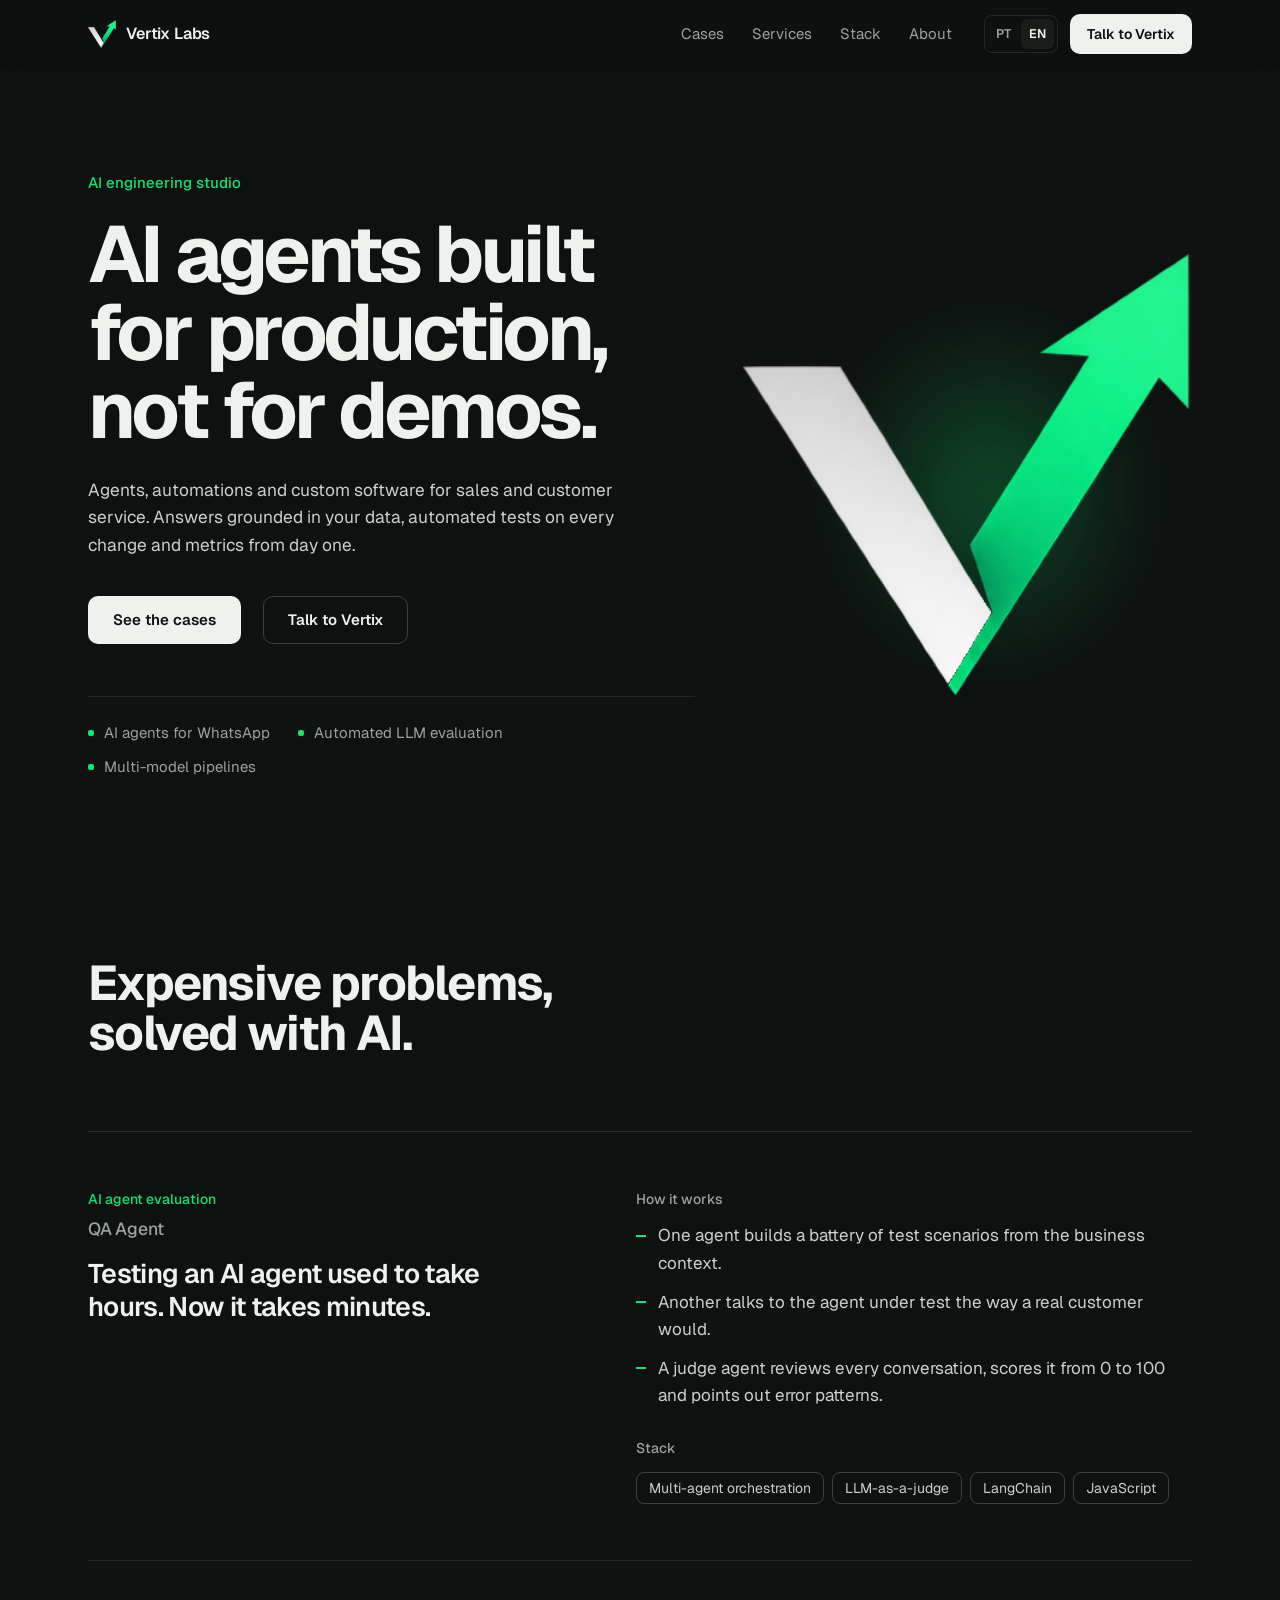
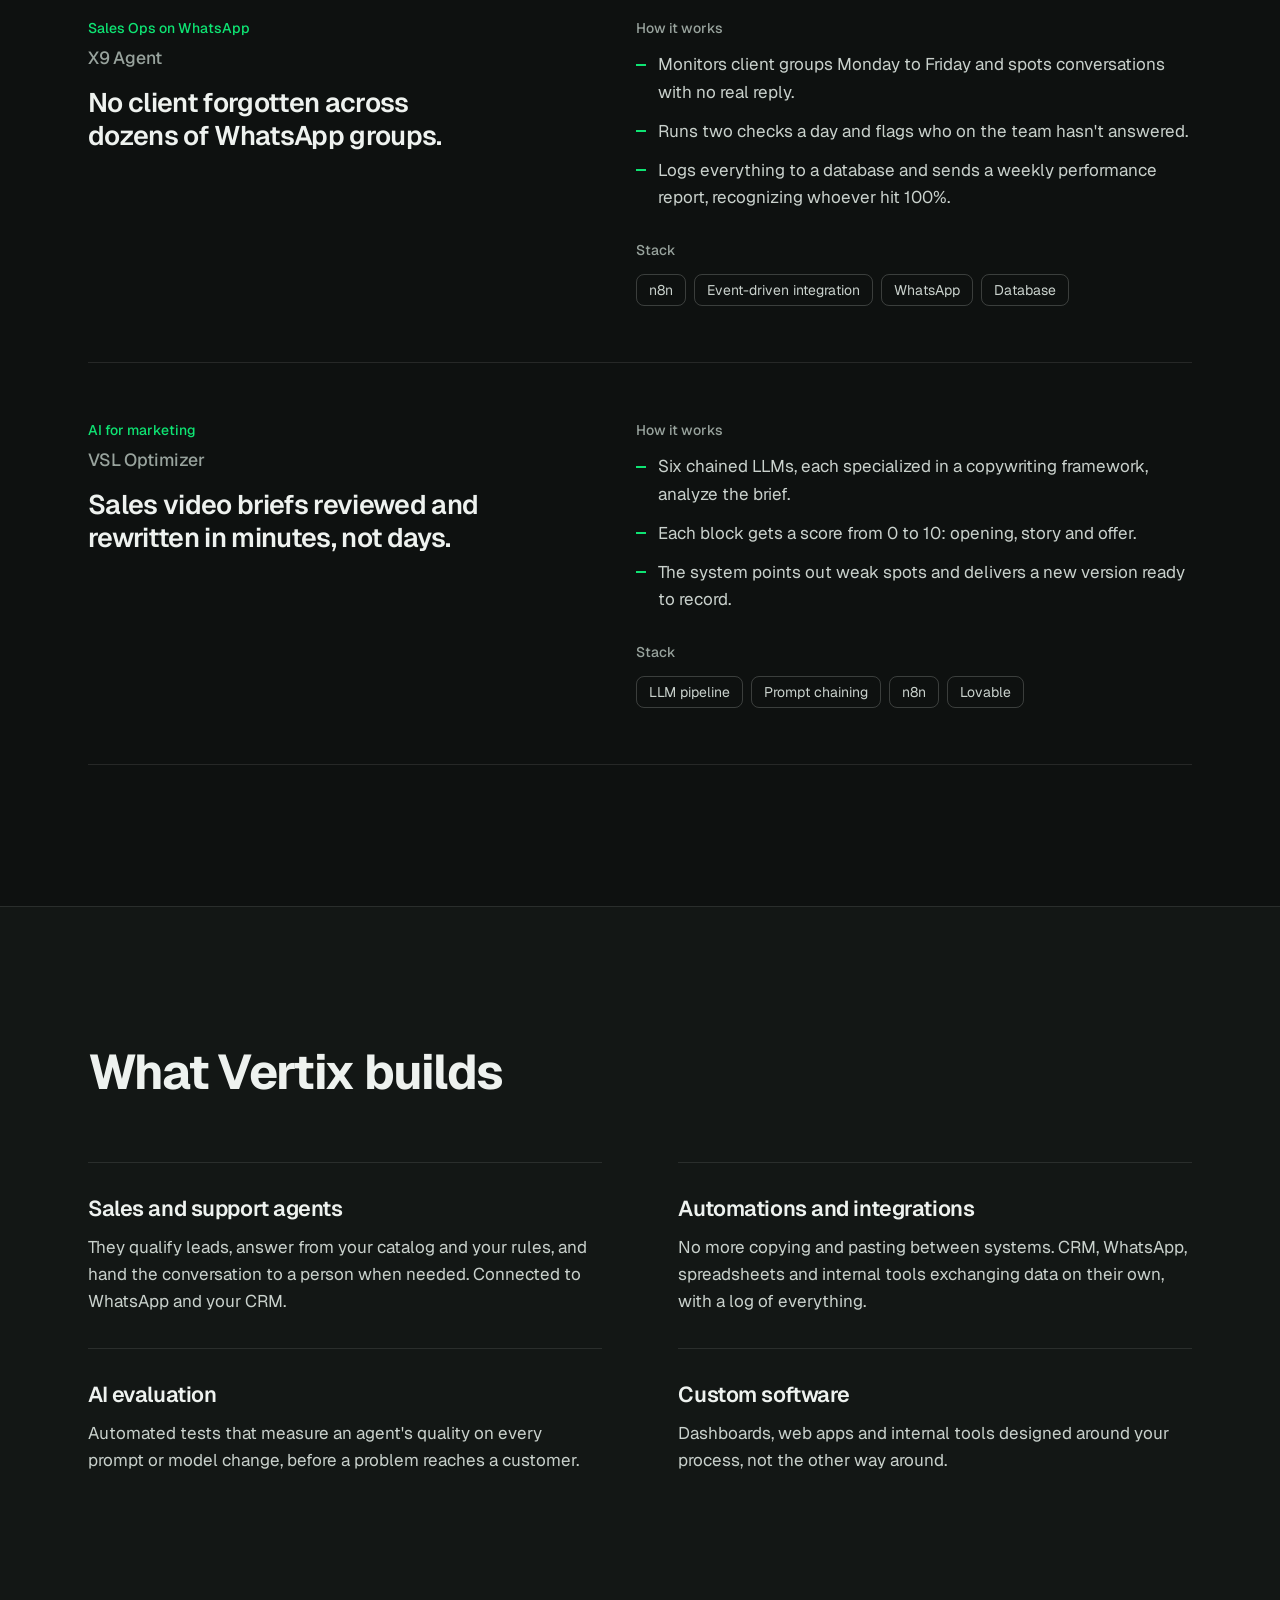
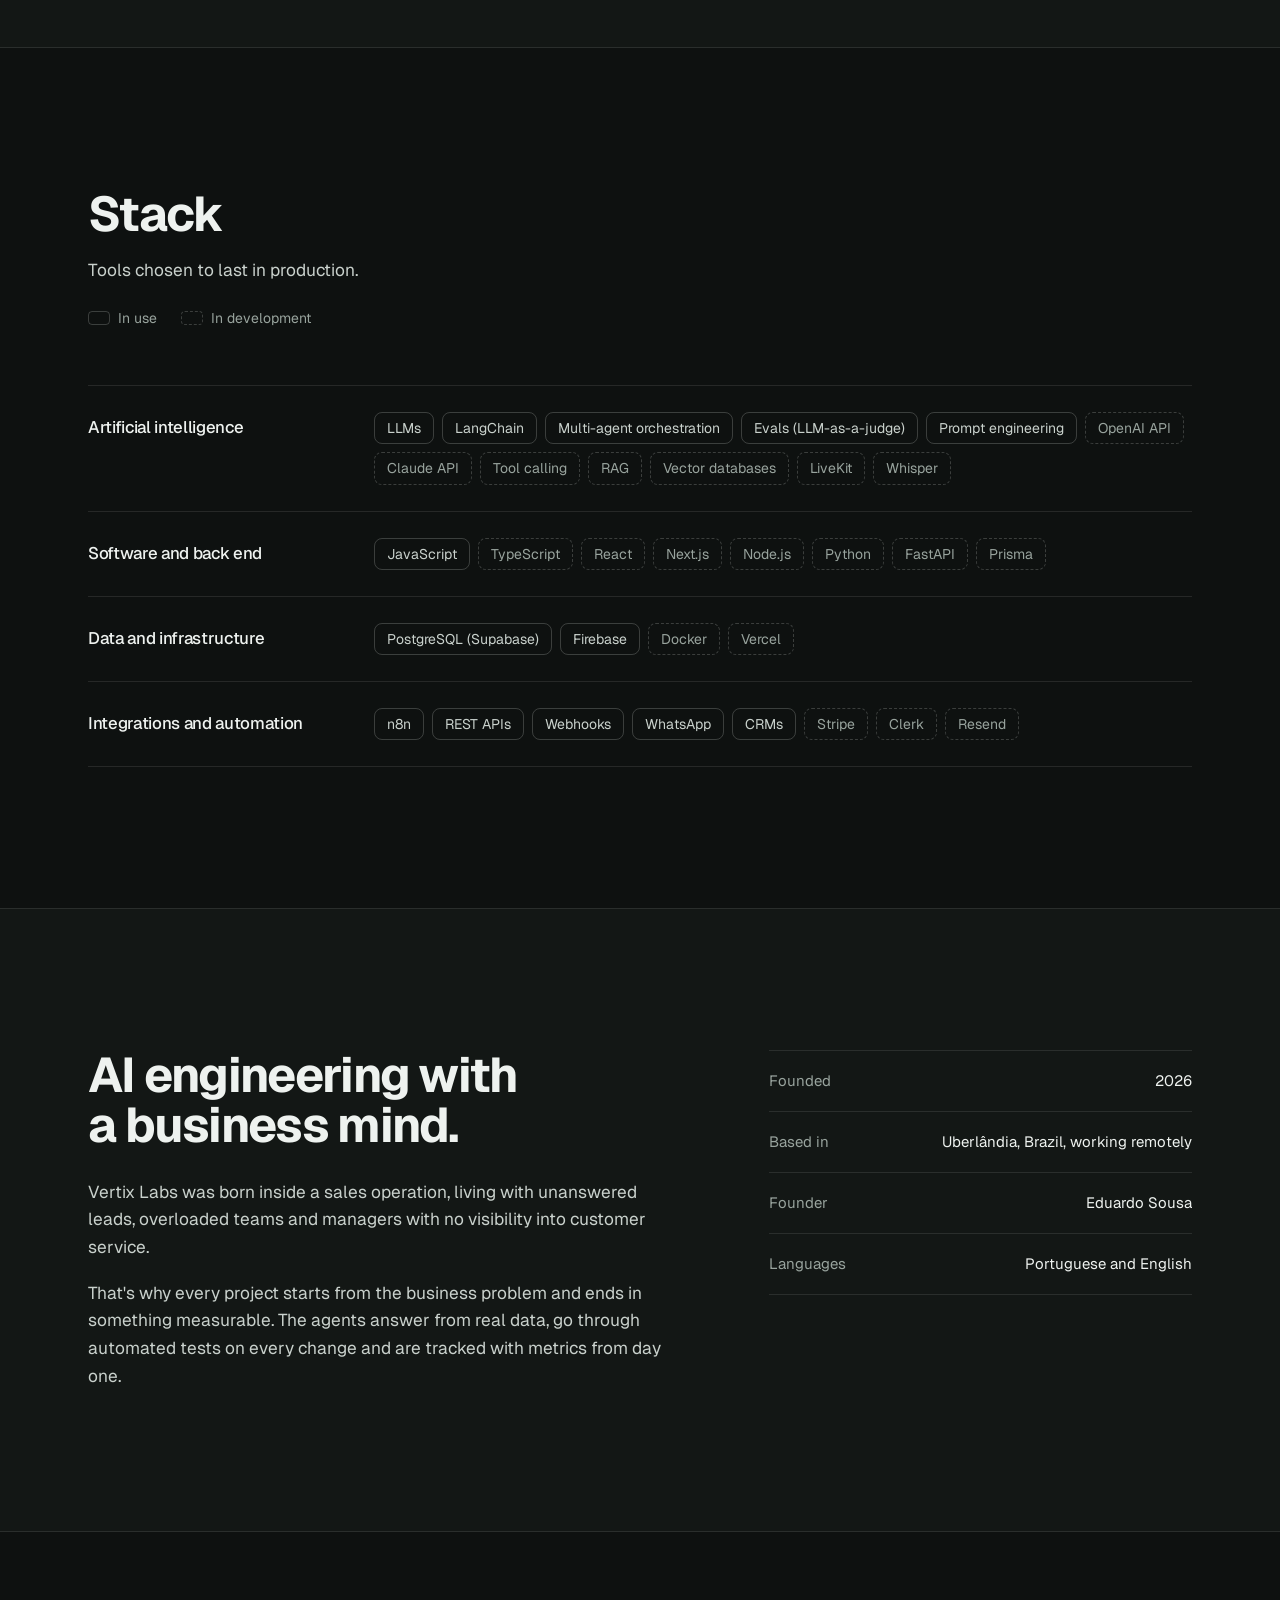
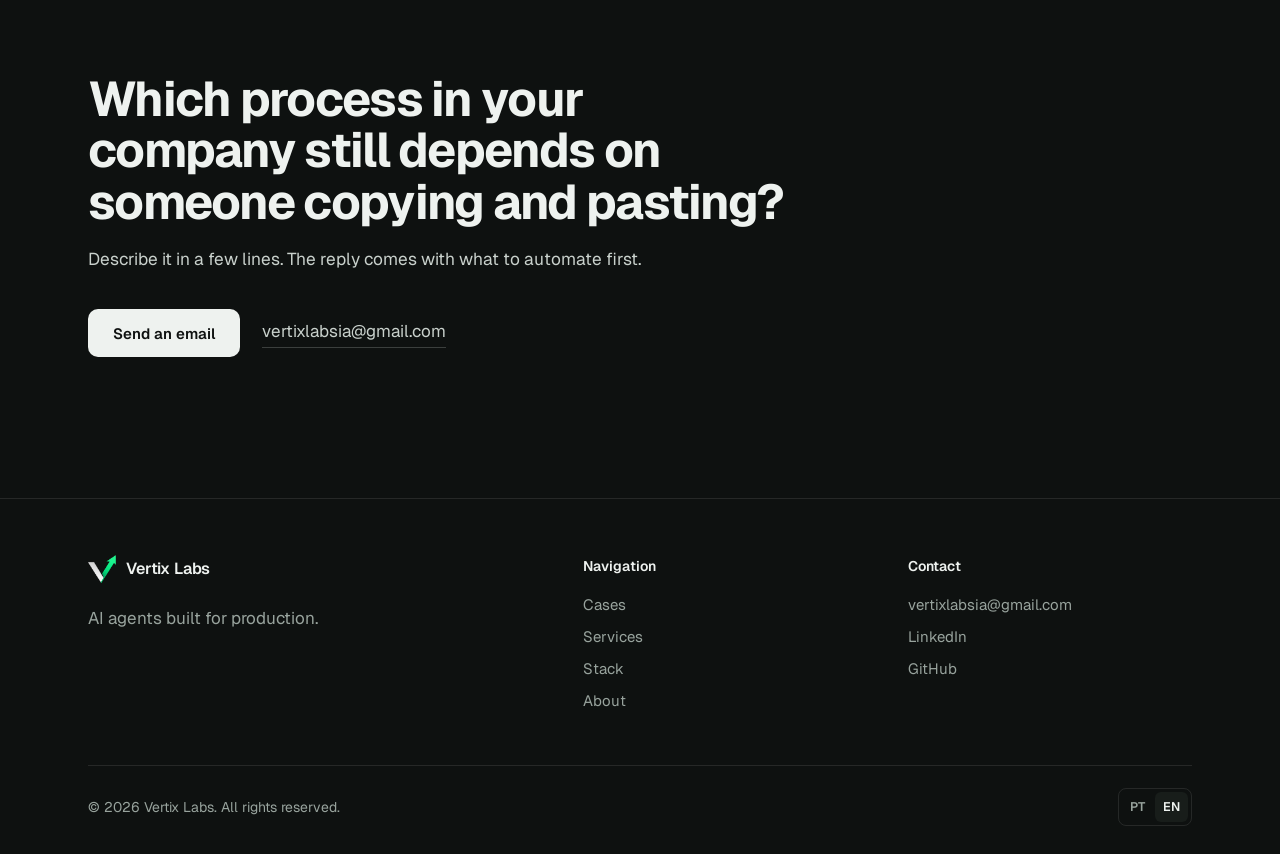
<file: public/index.html>
<!doctype html>
<html lang="pt-BR">
<head>
  <meta charset="utf-8">
  <meta name="viewport" content="width=device-width, initial-scale=1">
  <title>Vertix Labs</title>
  <meta name="robots" content="noindex">
  <meta http-equiv="refresh" content="0; url=pt/">
  <link rel="alternate" hreflang="pt-BR" href="https://vertixlabs.netlify.app/pt/">
  <link rel="alternate" hreflang="en" href="https://vertixlabs.netlify.app/en/">
  <link rel="alternate" hreflang="x-default" href="https://vertixlabs.netlify.app/">
  <link rel="icon" type="image/png" href="assets/img/favicon.png">
  <style>
    html { background: #0a0c0b; color: #f3f6f4; font-family: system-ui, sans-serif; }
    body { display: grid; place-items: center; min-height: 100vh; margin: 0; }
    a { color: #0ee473; }
  </style>
  <script>
    (function () {
      var supported = ["pt", "en"];
      var lang = null;
      try { lang = localStorage.getItem("vx-lang"); } catch (e) { /* storage unavailable */ }
      if (supported.indexOf(lang) === -1) {
        var browser = (navigator.language || "").toLowerCase();
        lang = browser.indexOf("en") === 0 ? "en" : "pt";
      }
      location.replace(lang + "/" + location.hash);
    })();
  </script>
</head>
<body>
  <p><a href="pt/">Português</a> <a href="en/">English</a></p>
</body>
</html>
</file>
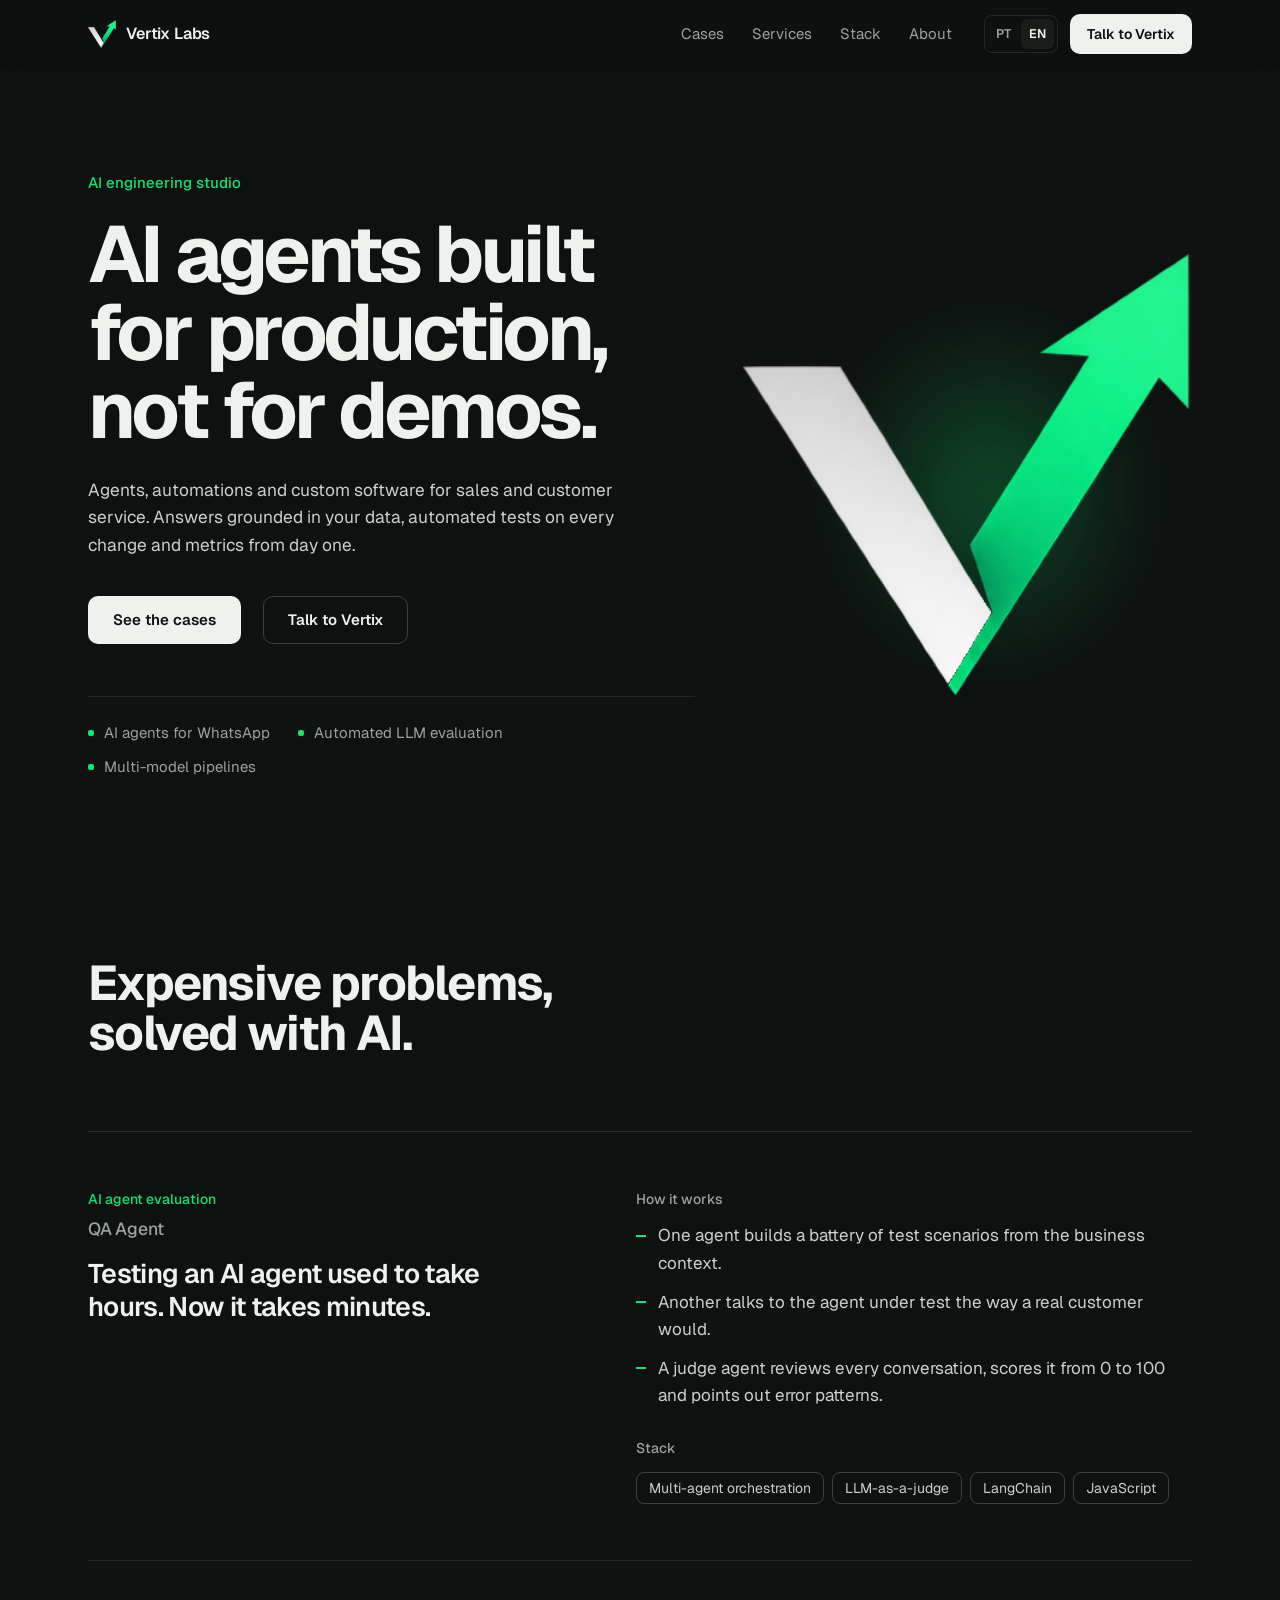
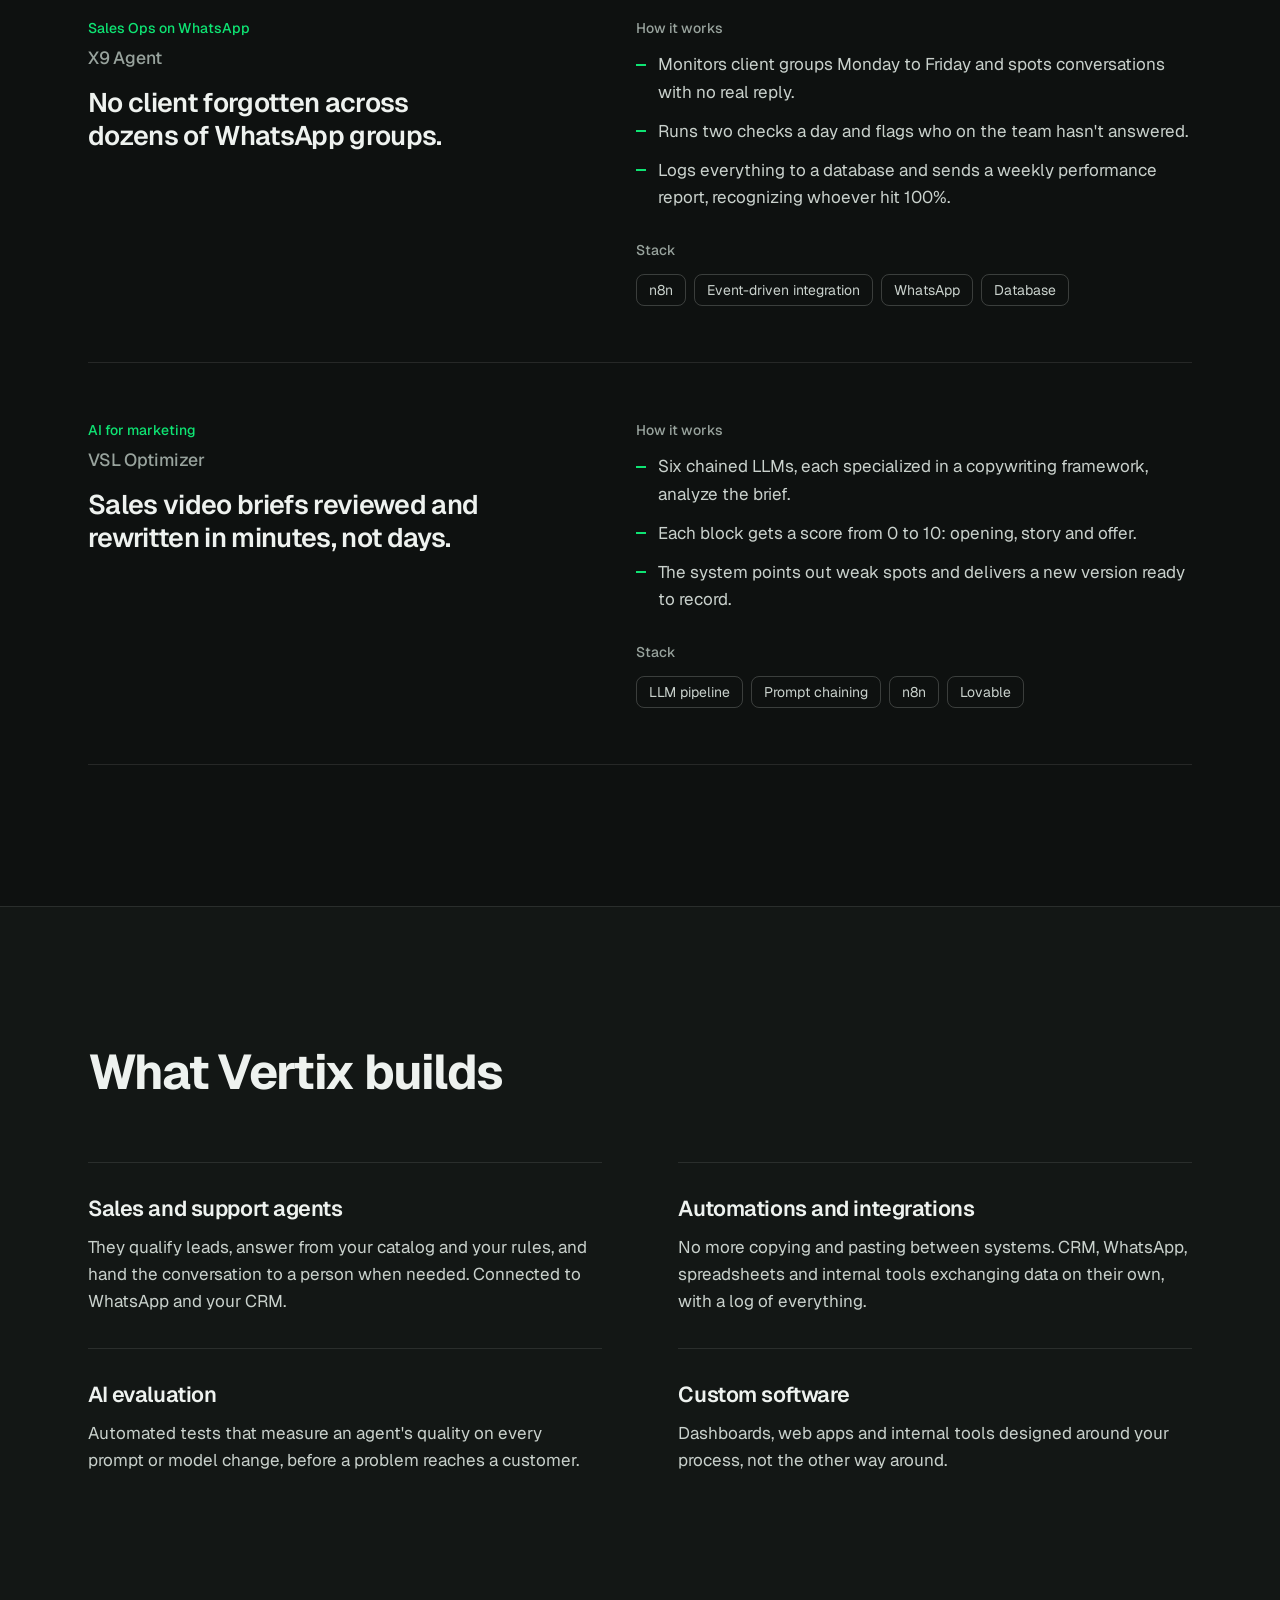
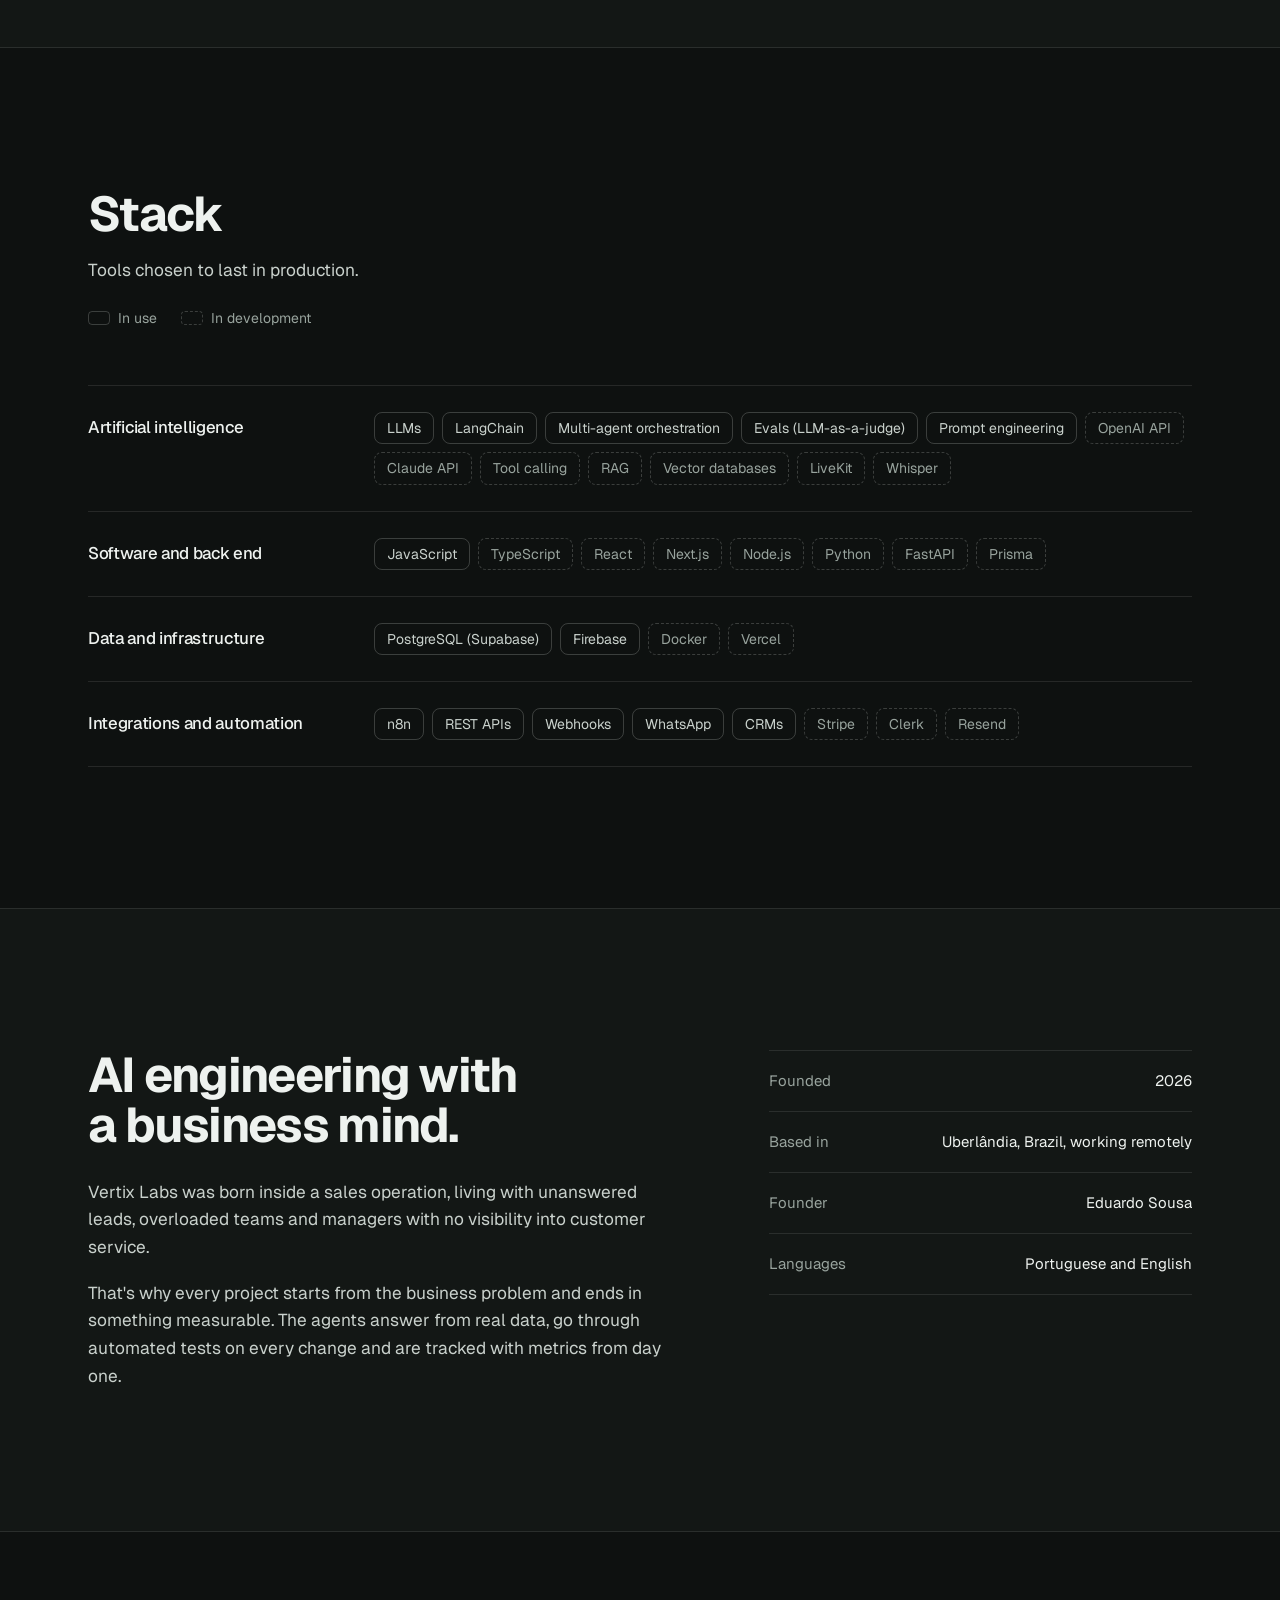
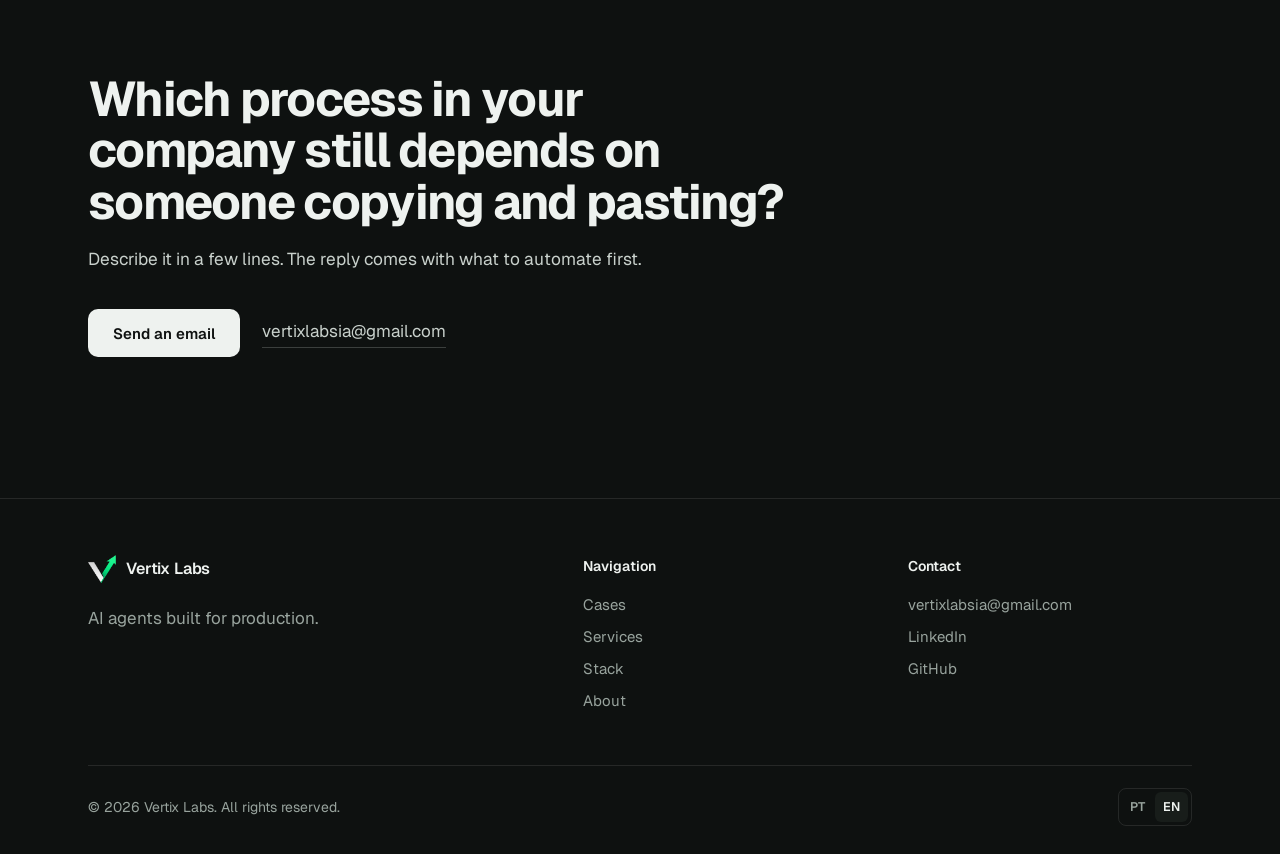
<file: public/en/index.html>
<!doctype html>
<html lang="en">
<head>
  <meta charset="utf-8">
  <meta name="viewport" content="width=device-width, initial-scale=1">
  <title>Vertix Labs · AI agents built for production</title>
  <meta name="description" content="Vertix Labs builds AI agents, automations and custom software for sales and customer service, with answers grounded in real data, automated tests and metrics from day one.">
  <meta name="theme-color" content="#0e1110">
  <link rel="canonical" href="https://vertixlabs.netlify.app/en/">
  <link rel="alternate" hreflang="pt-BR" href="https://vertixlabs.netlify.app/pt/">
  <link rel="alternate" hreflang="en" href="https://vertixlabs.netlify.app/en/">
  <link rel="alternate" hreflang="x-default" href="https://vertixlabs.netlify.app/">
  <meta property="og:type" content="website">
  <meta property="og:site_name" content="Vertix Labs">
  <meta property="og:title" content="Vertix Labs · AI agents built for production">
  <meta property="og:description" content="Vertix Labs builds AI agents, automations and custom software for sales and customer service, with answers grounded in real data, automated tests and metrics from day one.">
  <meta property="og:url" content="https://vertixlabs.netlify.app/en/">
  <meta property="og:locale" content="en_US">
  <meta property="og:image" content="https://vertixlabs.netlify.app/assets/img/og-image.png">
  <meta name="twitter:card" content="summary_large_image">
  <link rel="icon" type="image/png" href="../assets/img/favicon.png">
  <link rel="apple-touch-icon" href="../assets/img/apple-touch-icon.png">
  <link rel="preconnect" href="https://fonts.googleapis.com">
  <link rel="preconnect" href="https://fonts.gstatic.com" crossorigin>
  <link rel="stylesheet" href="https://fonts.googleapis.com/css2?family=Geist:wght@400;500;600;700&amp;display=swap">
  <link rel="stylesheet" href="../assets/css/main.css">
  <script type="application/ld+json">{"@context": "https://schema.org", "@type": "Organization", "name": "Vertix Labs", "url": "https://vertixlabs.netlify.app/", "logo": "https://vertixlabs.netlify.app/assets/img/icon-512.png", "email": "vertixlabsia@gmail.com", "foundingDate": "2026", "sameAs": ["https://www.linkedin.com/in/eduardo-sousa-dev12/", "https://github.com/eduardosousa12-dev"]}</script>
</head>
<body>
  <a class="skip" href="#main">Skip to content</a>

  <header class="site-header">
    <div class="wrap bar">
      <a class="brand" href="#main" aria-label="Vertix Labs">
        <img src="../assets/img/mark.png" alt="" width="28" height="28">
        <span>Vertix Labs</span>
      </a>
      <nav class="nav" id="nav" aria-label="Menu">
        <a href="#cases">Cases</a>
        <a href="#servicos">Services</a>
        <a href="#stack">Stack</a>
        <a href="#sobre">About</a>
      </nav>
      <div class="bar-actions">
        <a class="lang" href="../pt/" hreflang="pt-BR" data-lang="pt" title="Mudar para português" aria-label="Mudar para português"><span>PT</span><span aria-current="true">EN</span></a>
        <a class="btn btn-small" href="#contato">Talk to Vertix</a>
        <button class="burger" id="burger" type="button" aria-expanded="false" aria-controls="nav" aria-label="Menu"><span></span><span></span></button>
      </div>
    </div>
  </header>

  <main id="main">
    <section class="hero">
      <div class="wrap hero-grid">
        <div class="hero-copy">
          <p class="kicker">AI engineering studio</p>
          <h1>AI agents built for production, not for demos.</h1>
          <p class="lead">Agents, automations and custom software for sales and customer service. Answers grounded in your data, automated tests on every change and metrics from day one.</p>
          <div class="actions">
            <a class="btn" href="#cases">See the cases</a>
            <a class="btn btn-ghost" href="mailto:vertixlabsia@gmail.com?subject=Contact%20via%20the%20Vertix%20Labs%20website">Talk to Vertix</a>
          </div>
          <ul class="proof"><li>AI agents for WhatsApp</li><li>Automated LLM evaluation</li><li>Multi-model pipelines</li></ul>
        </div>
        <div class="hero-mark" aria-hidden="true">
          <img src="../assets/img/mark.png" alt="" width="520" height="513">
        </div>
      </div>
    </section>

    <section class="section" id="cases">
      <div class="wrap">
        <h2 class="section-title">Expensive problems, solved with AI.</h2>
        <div class="cases"><article class="case"><div class="case-summary"><p class="case-context">AI agent evaluation</p><h3>QA Agent</h3><p class="case-outcome">Testing an AI agent used to take hours. Now it takes minutes.</p></div><div class="case-detail"><h4>How it works</h4><ul class="case-steps"><li>One agent builds a battery of test scenarios from the business context.</li><li>Another talks to the agent under test the way a real customer would.</li><li>A judge agent reviews every conversation, scores it from 0 to 100 and points out error patterns.</li></ul><h4>Stack</h4><ul class="tags"><li>Multi-agent orchestration</li><li>LLM-as-a-judge</li><li>LangChain</li><li>JavaScript</li></ul></div></article><article class="case"><div class="case-summary"><p class="case-context">Sales Ops on WhatsApp</p><h3>X9 Agent</h3><p class="case-outcome">No client forgotten across dozens of WhatsApp groups.</p></div><div class="case-detail"><h4>How it works</h4><ul class="case-steps"><li>Monitors client groups Monday to Friday and spots conversations with no real reply.</li><li>Runs two checks a day and flags who on the team hasn&#x27;t answered.</li><li>Logs everything to a database and sends a weekly performance report, recognizing whoever hit 100%.</li></ul><h4>Stack</h4><ul class="tags"><li>n8n</li><li>Event-driven integration</li><li>WhatsApp</li><li>Database</li></ul></div></article><article class="case"><div class="case-summary"><p class="case-context">AI for marketing</p><h3>VSL Optimizer</h3><p class="case-outcome">Sales video briefs reviewed and rewritten in minutes, not days.</p></div><div class="case-detail"><h4>How it works</h4><ul class="case-steps"><li>Six chained LLMs, each specialized in a copywriting framework, analyze the brief.</li><li>Each block gets a score from 0 to 10: opening, story and offer.</li><li>The system points out weak spots and delivers a new version ready to record.</li></ul><h4>Stack</h4><ul class="tags"><li>LLM pipeline</li><li>Prompt chaining</li><li>n8n</li><li>Lovable</li></ul></div></article></div>
      </div>
    </section>

    <section class="section section-raised" id="servicos">
      <div class="wrap">
        <h2 class="section-title">What Vertix builds</h2>
        <div class="services"><div class="service"><h3>Sales and support agents</h3><p>They qualify leads, answer from your catalog and your rules, and hand the conversation to a person when needed. Connected to WhatsApp and your CRM.</p></div><div class="service"><h3>Automations and integrations</h3><p>No more copying and pasting between systems. CRM, WhatsApp, spreadsheets and internal tools exchanging data on their own, with a log of everything.</p></div><div class="service"><h3>AI evaluation</h3><p>Automated tests that measure an agent&#x27;s quality on every prompt or model change, before a problem reaches a customer.</p></div><div class="service"><h3>Custom software</h3><p>Dashboards, web apps and internal tools designed around your process, not the other way around.</p></div></div>
      </div>
    </section>

    <section class="section" id="stack">
      <div class="wrap">
        <div class="section-head">
          <h2 class="section-title">Stack</h2>
          <p class="section-lead">Tools chosen to last in production.</p>
          <p class="legend">
            <span class="legend-item"><span class="swatch"></span>In use</span>
            <span class="legend-item"><span class="swatch swatch-upcoming"></span>In development</span>
          </p>
        </div>
        <div class="stack"><div class="stack-row"><h3>Artificial intelligence</h3><ul class="tags"><li>LLMs</li><li>LangChain</li><li>Multi-agent orchestration</li><li>Evals (LLM-as-a-judge)</li><li>Prompt engineering</li><li class="is-upcoming">OpenAI API</li><li class="is-upcoming">Claude API</li><li class="is-upcoming">Tool calling</li><li class="is-upcoming">RAG</li><li class="is-upcoming">Vector databases</li><li class="is-upcoming">LiveKit</li><li class="is-upcoming">Whisper</li></ul></div><div class="stack-row"><h3>Software and back end</h3><ul class="tags"><li>JavaScript</li><li class="is-upcoming">TypeScript</li><li class="is-upcoming">React</li><li class="is-upcoming">Next.js</li><li class="is-upcoming">Node.js</li><li class="is-upcoming">Python</li><li class="is-upcoming">FastAPI</li><li class="is-upcoming">Prisma</li></ul></div><div class="stack-row"><h3>Data and infrastructure</h3><ul class="tags"><li>PostgreSQL (Supabase)</li><li>Firebase</li><li class="is-upcoming">Docker</li><li class="is-upcoming">Vercel</li></ul></div><div class="stack-row"><h3>Integrations and automation</h3><ul class="tags"><li>n8n</li><li>REST APIs</li><li>Webhooks</li><li>WhatsApp</li><li>CRMs</li><li class="is-upcoming">Stripe</li><li class="is-upcoming">Clerk</li><li class="is-upcoming">Resend</li></ul></div></div>
      </div>
    </section>

    <section class="section section-raised" id="sobre">
      <div class="wrap about">
        <div>
          <h2 class="section-title">AI engineering with a business mind.</h2>
          <div class="about-text"><p>Vertix Labs was born inside a sales operation, living with unanswered leads, overloaded teams and managers with no visibility into customer service.</p><p>That&#x27;s why every project starts from the business problem and ends in something measurable. The agents answer from real data, go through automated tests on every change and are tracked with metrics from day one.</p></div>
        </div>
        <dl class="facts"><div><dt>Founded</dt><dd>2026</dd></div><div><dt>Based in</dt><dd>Uberlândia, Brazil, working remotely</dd></div><div><dt>Founder</dt><dd>Eduardo Sousa</dd></div><div><dt>Languages</dt><dd>Portuguese and English</dd></div></dl>
      </div>
    </section>

    <section class="section contact" id="contato">
      <div class="wrap">
        <h2 class="contact-title">Which process in your company still depends on someone copying and pasting?</h2>
        <p class="section-lead">Describe it in a few lines. The reply comes with what to automate first.</p>
        <div class="actions">
          <a class="btn" href="mailto:vertixlabsia@gmail.com?subject=Contact%20via%20the%20Vertix%20Labs%20website">Send an email</a>
          <a class="text-link" href="mailto:vertixlabsia@gmail.com">vertixlabsia@gmail.com</a>
        </div>
      </div>
    </section>
  </main>

  <footer class="site-footer">
    <div class="wrap footer-grid">
      <div class="footer-brand">
        <a class="brand" href="#main"><img src="../assets/img/mark.png" alt="" width="26" height="26"><span>Vertix Labs</span></a>
        <p>AI agents built for production.</p>
      </div>
      <nav aria-label="Navigation">
        <h2 class="footer-title">Navigation</h2>
        <a href="#cases">Cases</a>
        <a href="#servicos">Services</a>
        <a href="#stack">Stack</a>
        <a href="#sobre">About</a>
      </nav>
      <div>
        <h2 class="footer-title">Contact</h2>
        <a href="mailto:vertixlabsia@gmail.com">vertixlabsia@gmail.com</a>
        <a href="https://www.linkedin.com/in/eduardo-sousa-dev12/" target="_blank" rel="noopener">LinkedIn</a>
        <a href="https://github.com/eduardosousa12-dev" target="_blank" rel="noopener">GitHub</a>
      </div>
    </div>
    <div class="wrap">
      <div class="footer-bottom">
        <span>© 2026 Vertix Labs. All rights reserved.</span>
        <a class="lang" href="../pt/" hreflang="pt-BR" data-lang="pt" title="Mudar para português" aria-label="Mudar para português"><span>PT</span><span aria-current="true">EN</span></a>
      </div>
    </div>
  </footer>

  <script src="../assets/js/main.js" defer></script>
</body>
</html>
</file>
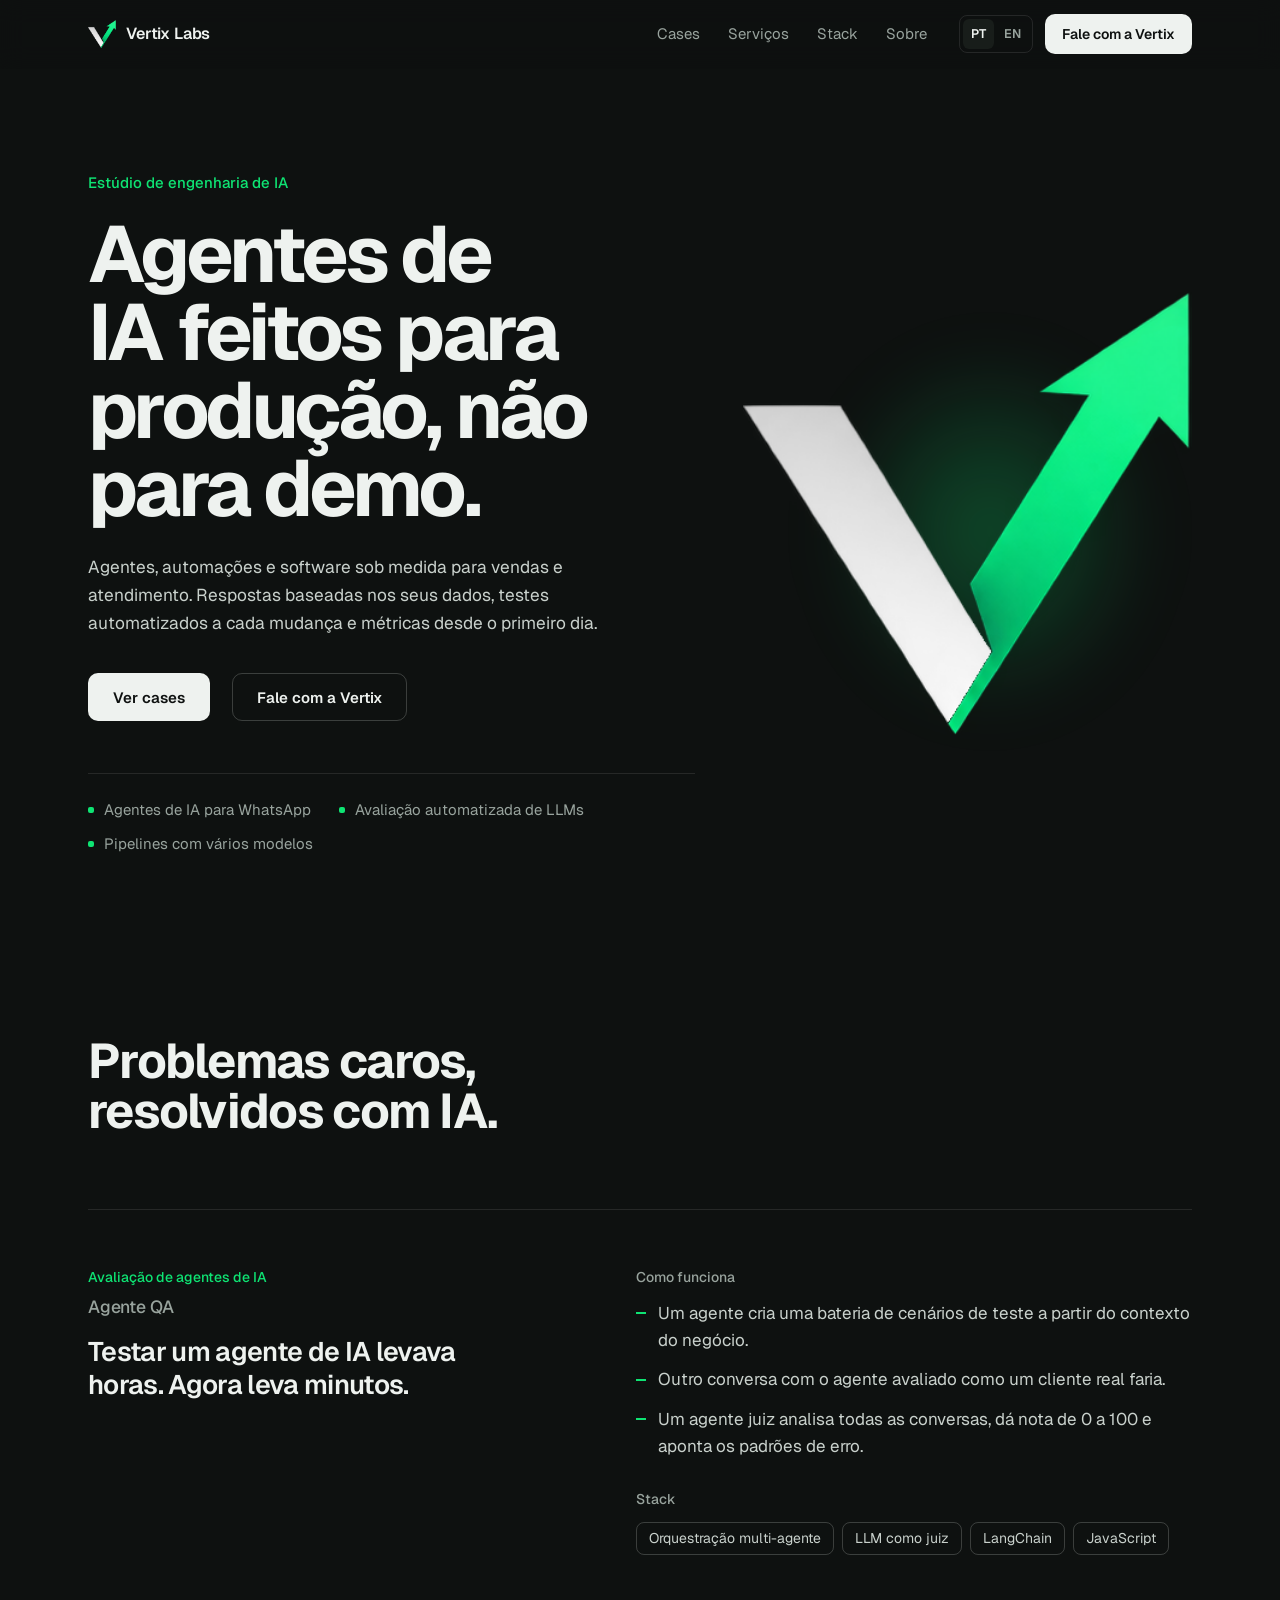
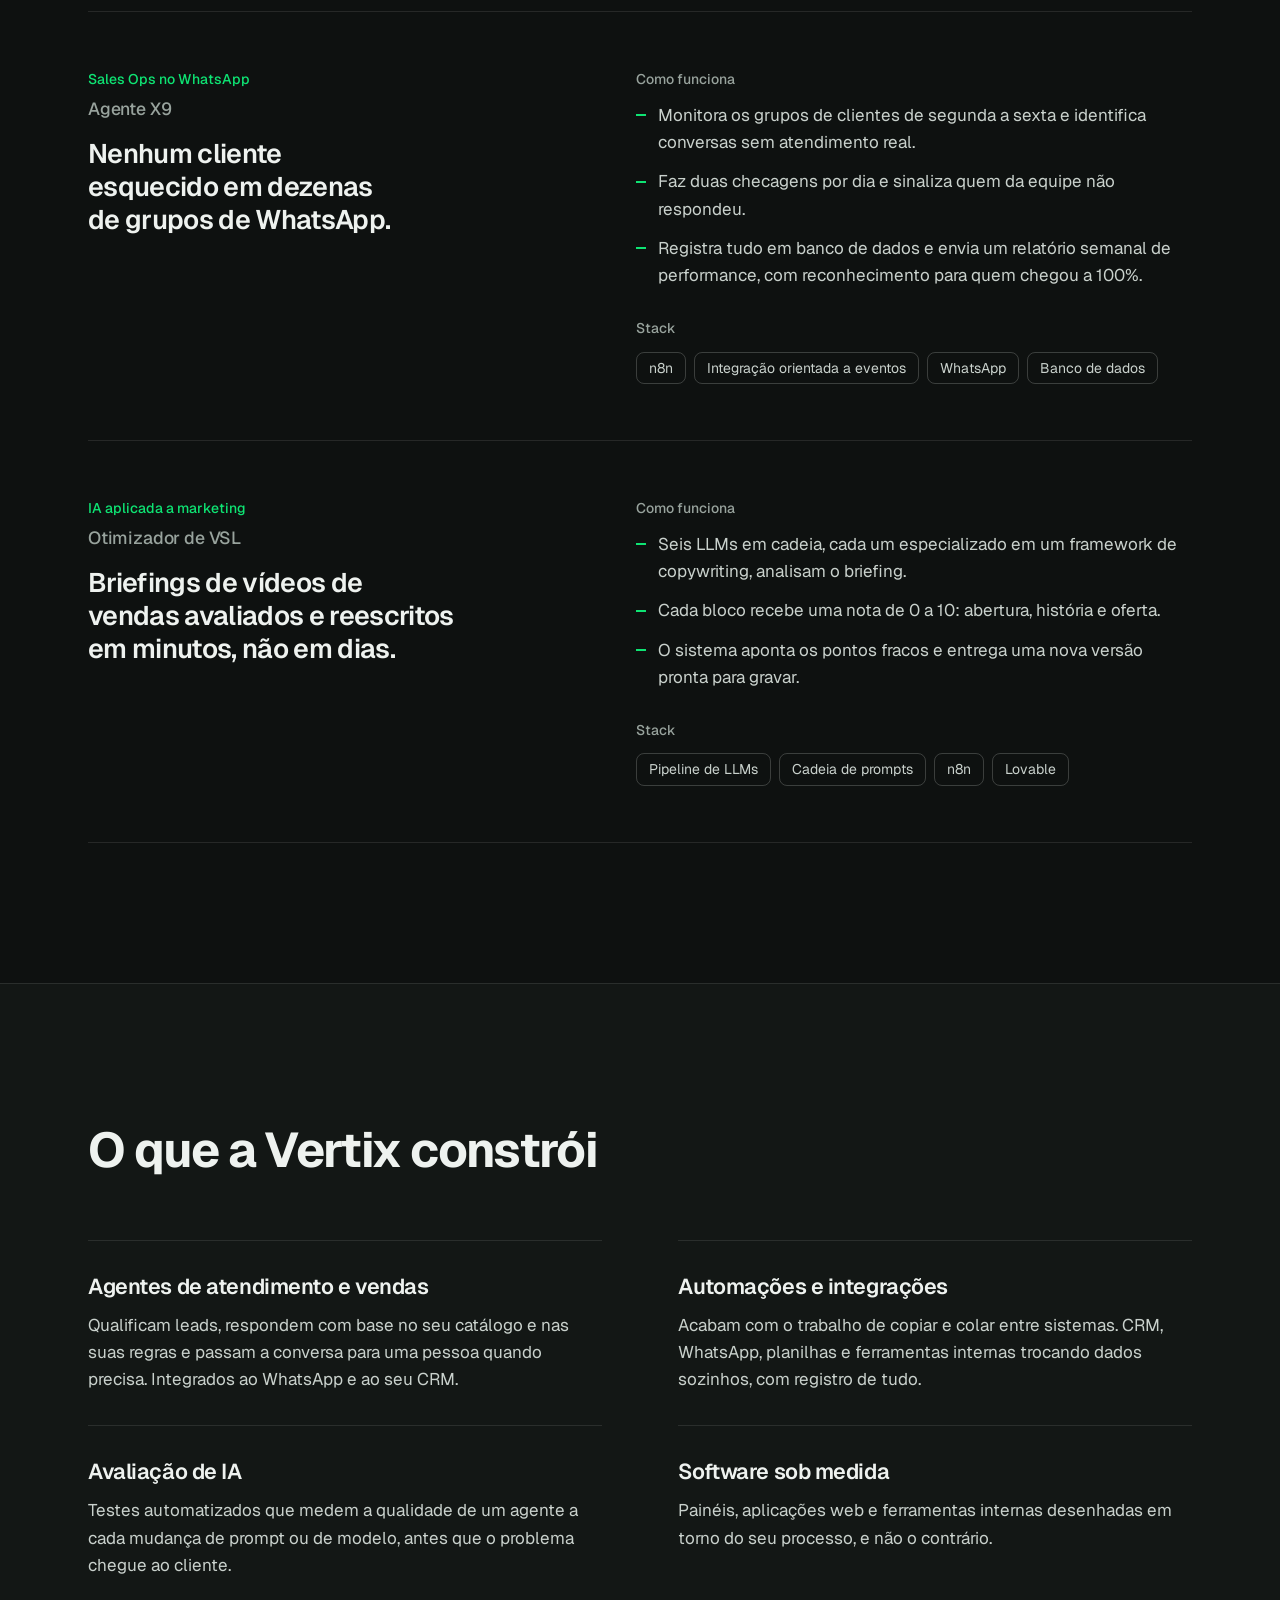
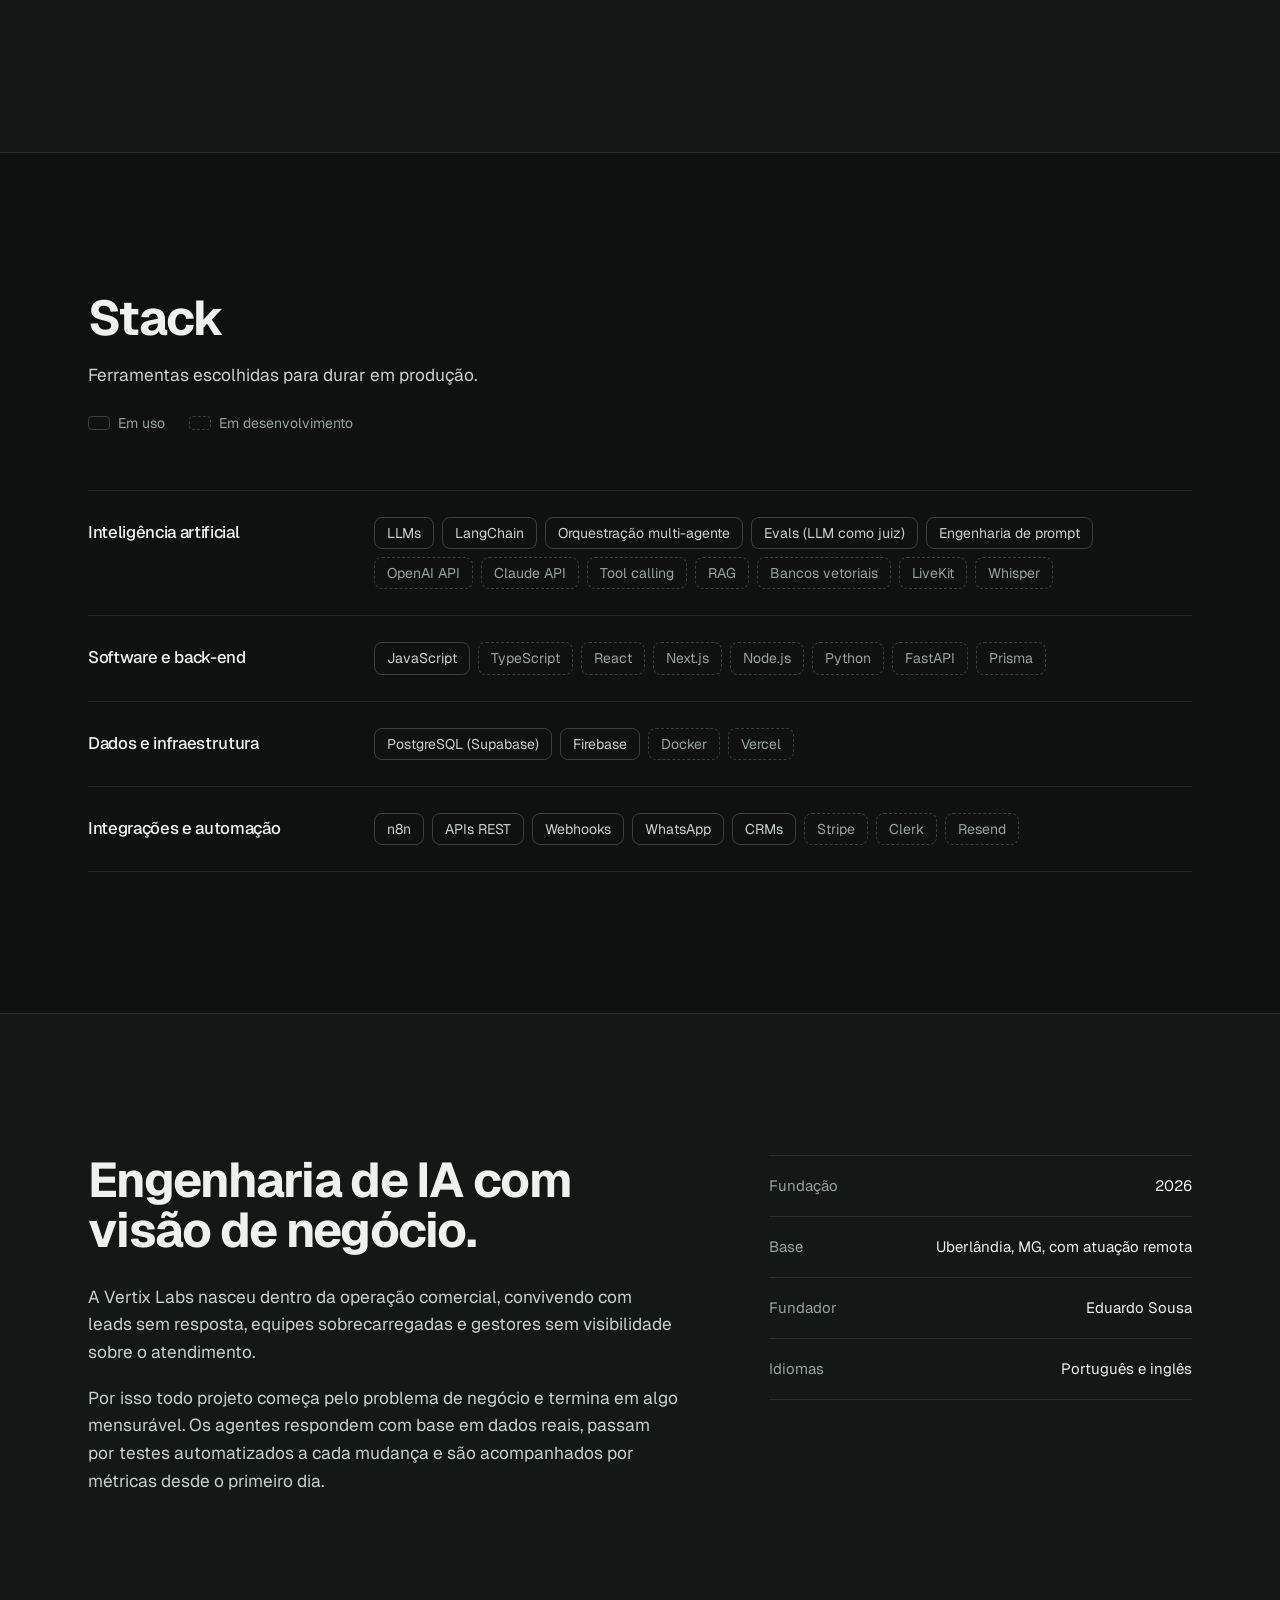
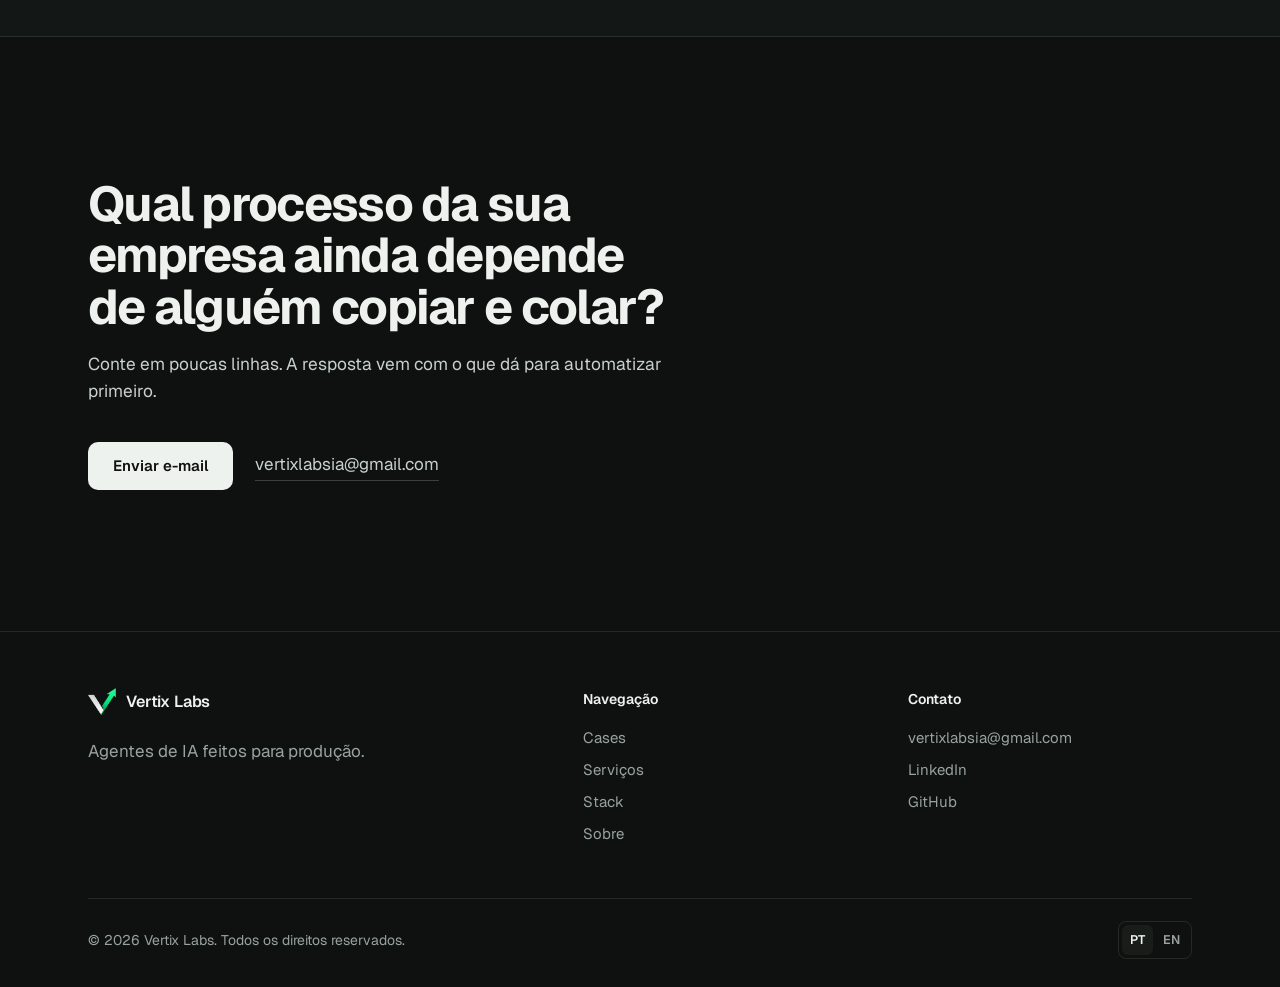
<file: public/pt/index.html>
<!doctype html>
<html lang="pt-BR">
<head>
  <meta charset="utf-8">
  <meta name="viewport" content="width=device-width, initial-scale=1">
  <title>Vertix Labs · Agentes de IA feitos para produção</title>
  <meta name="description" content="A Vertix Labs constrói agentes de IA, automações e software sob medida para vendas e atendimento, com respostas baseadas em dados reais, testes automatizados e métricas desde o primeiro dia.">
  <meta name="theme-color" content="#0e1110">
  <link rel="canonical" href="https://vertixlabs.netlify.app/pt/">
  <link rel="alternate" hreflang="pt-BR" href="https://vertixlabs.netlify.app/pt/">
  <link rel="alternate" hreflang="en" href="https://vertixlabs.netlify.app/en/">
  <link rel="alternate" hreflang="x-default" href="https://vertixlabs.netlify.app/">
  <meta property="og:type" content="website">
  <meta property="og:site_name" content="Vertix Labs">
  <meta property="og:title" content="Vertix Labs · Agentes de IA feitos para produção">
  <meta property="og:description" content="A Vertix Labs constrói agentes de IA, automações e software sob medida para vendas e atendimento, com respostas baseadas em dados reais, testes automatizados e métricas desde o primeiro dia.">
  <meta property="og:url" content="https://vertixlabs.netlify.app/pt/">
  <meta property="og:locale" content="pt_BR">
  <meta property="og:image" content="https://vertixlabs.netlify.app/assets/img/og-image.png">
  <meta name="twitter:card" content="summary_large_image">
  <link rel="icon" type="image/png" href="../assets/img/favicon.png">
  <link rel="apple-touch-icon" href="../assets/img/apple-touch-icon.png">
  <link rel="preconnect" href="https://fonts.googleapis.com">
  <link rel="preconnect" href="https://fonts.gstatic.com" crossorigin>
  <link rel="stylesheet" href="https://fonts.googleapis.com/css2?family=Geist:wght@400;500;600;700&amp;display=swap">
  <link rel="stylesheet" href="../assets/css/main.css">
  <script type="application/ld+json">{"@context": "https://schema.org", "@type": "Organization", "name": "Vertix Labs", "url": "https://vertixlabs.netlify.app/", "logo": "https://vertixlabs.netlify.app/assets/img/icon-512.png", "email": "vertixlabsia@gmail.com", "foundingDate": "2026", "sameAs": ["https://www.linkedin.com/in/eduardo-sousa-dev12/", "https://github.com/eduardosousa12-dev"]}</script>
</head>
<body>
  <a class="skip" href="#main">Ir para o conteúdo</a>

  <header class="site-header">
    <div class="wrap bar">
      <a class="brand" href="#main" aria-label="Vertix Labs">
        <img src="../assets/img/mark.png" alt="" width="28" height="28">
        <span>Vertix Labs</span>
      </a>
      <nav class="nav" id="nav" aria-label="Menu">
        <a href="#cases">Cases</a>
        <a href="#servicos">Serviços</a>
        <a href="#stack">Stack</a>
        <a href="#sobre">Sobre</a>
      </nav>
      <div class="bar-actions">
        <a class="lang" href="../en/" hreflang="en" data-lang="en" title="Switch to English" aria-label="Switch to English"><span aria-current="true">PT</span><span>EN</span></a>
        <a class="btn btn-small" href="#contato">Fale com a Vertix</a>
        <button class="burger" id="burger" type="button" aria-expanded="false" aria-controls="nav" aria-label="Menu"><span></span><span></span></button>
      </div>
    </div>
  </header>

  <main id="main">
    <section class="hero">
      <div class="wrap hero-grid">
        <div class="hero-copy">
          <p class="kicker">Estúdio de engenharia de IA</p>
          <h1>Agentes de IA feitos para produção, não para demo.</h1>
          <p class="lead">Agentes, automações e software sob medida para vendas e atendimento. Respostas baseadas nos seus dados, testes automatizados a cada mudança e métricas desde o primeiro dia.</p>
          <div class="actions">
            <a class="btn" href="#cases">Ver cases</a>
            <a class="btn btn-ghost" href="mailto:vertixlabsia@gmail.com?subject=Contato%20pelo%20site%20da%20Vertix%20Labs">Fale com a Vertix</a>
          </div>
          <ul class="proof"><li>Agentes de IA para WhatsApp</li><li>Avaliação automatizada de LLMs</li><li>Pipelines com vários modelos</li></ul>
        </div>
        <div class="hero-mark" aria-hidden="true">
          <img src="../assets/img/mark.png" alt="" width="520" height="513">
        </div>
      </div>
    </section>

    <section class="section" id="cases">
      <div class="wrap">
        <h2 class="section-title">Problemas caros, resolvidos com IA.</h2>
        <div class="cases"><article class="case"><div class="case-summary"><p class="case-context">Avaliação de agentes de IA</p><h3>Agente QA</h3><p class="case-outcome">Testar um agente de IA levava horas. Agora leva minutos.</p></div><div class="case-detail"><h4>Como funciona</h4><ul class="case-steps"><li>Um agente cria uma bateria de cenários de teste a partir do contexto do negócio.</li><li>Outro conversa com o agente avaliado como um cliente real faria.</li><li>Um agente juiz analisa todas as conversas, dá nota de 0 a 100 e aponta os padrões de erro.</li></ul><h4>Stack</h4><ul class="tags"><li>Orquestração multi-agente</li><li>LLM como juiz</li><li>LangChain</li><li>JavaScript</li></ul></div></article><article class="case"><div class="case-summary"><p class="case-context">Sales Ops no WhatsApp</p><h3>Agente X9</h3><p class="case-outcome">Nenhum cliente esquecido em dezenas de grupos de WhatsApp.</p></div><div class="case-detail"><h4>Como funciona</h4><ul class="case-steps"><li>Monitora os grupos de clientes de segunda a sexta e identifica conversas sem atendimento real.</li><li>Faz duas checagens por dia e sinaliza quem da equipe não respondeu.</li><li>Registra tudo em banco de dados e envia um relatório semanal de performance, com reconhecimento para quem chegou a 100%.</li></ul><h4>Stack</h4><ul class="tags"><li>n8n</li><li>Integração orientada a eventos</li><li>WhatsApp</li><li>Banco de dados</li></ul></div></article><article class="case"><div class="case-summary"><p class="case-context">IA aplicada a marketing</p><h3>Otimizador de VSL</h3><p class="case-outcome">Briefings de vídeos de vendas avaliados e reescritos em minutos, não em dias.</p></div><div class="case-detail"><h4>Como funciona</h4><ul class="case-steps"><li>Seis LLMs em cadeia, cada um especializado em um framework de copywriting, analisam o briefing.</li><li>Cada bloco recebe uma nota de 0 a 10: abertura, história e oferta.</li><li>O sistema aponta os pontos fracos e entrega uma nova versão pronta para gravar.</li></ul><h4>Stack</h4><ul class="tags"><li>Pipeline de LLMs</li><li>Cadeia de prompts</li><li>n8n</li><li>Lovable</li></ul></div></article></div>
      </div>
    </section>

    <section class="section section-raised" id="servicos">
      <div class="wrap">
        <h2 class="section-title">O que a Vertix constrói</h2>
        <div class="services"><div class="service"><h3>Agentes de atendimento e vendas</h3><p>Qualificam leads, respondem com base no seu catálogo e nas suas regras e passam a conversa para uma pessoa quando precisa. Integrados ao WhatsApp e ao seu CRM.</p></div><div class="service"><h3>Automações e integrações</h3><p>Acabam com o trabalho de copiar e colar entre sistemas. CRM, WhatsApp, planilhas e ferramentas internas trocando dados sozinhos, com registro de tudo.</p></div><div class="service"><h3>Avaliação de IA</h3><p>Testes automatizados que medem a qualidade de um agente a cada mudança de prompt ou de modelo, antes que o problema chegue ao cliente.</p></div><div class="service"><h3>Software sob medida</h3><p>Painéis, aplicações web e ferramentas internas desenhadas em torno do seu processo, e não o contrário.</p></div></div>
      </div>
    </section>

    <section class="section" id="stack">
      <div class="wrap">
        <div class="section-head">
          <h2 class="section-title">Stack</h2>
          <p class="section-lead">Ferramentas escolhidas para durar em produção.</p>
          <p class="legend">
            <span class="legend-item"><span class="swatch"></span>Em uso</span>
            <span class="legend-item"><span class="swatch swatch-upcoming"></span>Em desenvolvimento</span>
          </p>
        </div>
        <div class="stack"><div class="stack-row"><h3>Inteligência artificial</h3><ul class="tags"><li>LLMs</li><li>LangChain</li><li>Orquestração multi-agente</li><li>Evals (LLM como juiz)</li><li>Engenharia de prompt</li><li class="is-upcoming">OpenAI API</li><li class="is-upcoming">Claude API</li><li class="is-upcoming">Tool calling</li><li class="is-upcoming">RAG</li><li class="is-upcoming">Bancos vetoriais</li><li class="is-upcoming">LiveKit</li><li class="is-upcoming">Whisper</li></ul></div><div class="stack-row"><h3>Software e back-end</h3><ul class="tags"><li>JavaScript</li><li class="is-upcoming">TypeScript</li><li class="is-upcoming">React</li><li class="is-upcoming">Next.js</li><li class="is-upcoming">Node.js</li><li class="is-upcoming">Python</li><li class="is-upcoming">FastAPI</li><li class="is-upcoming">Prisma</li></ul></div><div class="stack-row"><h3>Dados e infraestrutura</h3><ul class="tags"><li>PostgreSQL (Supabase)</li><li>Firebase</li><li class="is-upcoming">Docker</li><li class="is-upcoming">Vercel</li></ul></div><div class="stack-row"><h3>Integrações e automação</h3><ul class="tags"><li>n8n</li><li>APIs REST</li><li>Webhooks</li><li>WhatsApp</li><li>CRMs</li><li class="is-upcoming">Stripe</li><li class="is-upcoming">Clerk</li><li class="is-upcoming">Resend</li></ul></div></div>
      </div>
    </section>

    <section class="section section-raised" id="sobre">
      <div class="wrap about">
        <div>
          <h2 class="section-title">Engenharia de IA com visão de negócio.</h2>
          <div class="about-text"><p>A Vertix Labs nasceu dentro da operação comercial, convivendo com leads sem resposta, equipes sobrecarregadas e gestores sem visibilidade sobre o atendimento.</p><p>Por isso todo projeto começa pelo problema de negócio e termina em algo mensurável. Os agentes respondem com base em dados reais, passam por testes automatizados a cada mudança e são acompanhados por métricas desde o primeiro dia.</p></div>
        </div>
        <dl class="facts"><div><dt>Fundação</dt><dd>2026</dd></div><div><dt>Base</dt><dd>Uberlândia, MG, com atuação remota</dd></div><div><dt>Fundador</dt><dd>Eduardo Sousa</dd></div><div><dt>Idiomas</dt><dd>Português e inglês</dd></div></dl>
      </div>
    </section>

    <section class="section contact" id="contato">
      <div class="wrap">
        <h2 class="contact-title">Qual processo da sua empresa ainda depende de alguém copiar e colar?</h2>
        <p class="section-lead">Conte em poucas linhas. A resposta vem com o que dá para automatizar primeiro.</p>
        <div class="actions">
          <a class="btn" href="mailto:vertixlabsia@gmail.com?subject=Contato%20pelo%20site%20da%20Vertix%20Labs">Enviar e-mail</a>
          <a class="text-link" href="mailto:vertixlabsia@gmail.com">vertixlabsia@gmail.com</a>
        </div>
      </div>
    </section>
  </main>

  <footer class="site-footer">
    <div class="wrap footer-grid">
      <div class="footer-brand">
        <a class="brand" href="#main"><img src="../assets/img/mark.png" alt="" width="26" height="26"><span>Vertix Labs</span></a>
        <p>Agentes de IA feitos para produção.</p>
      </div>
      <nav aria-label="Navegação">
        <h2 class="footer-title">Navegação</h2>
        <a href="#cases">Cases</a>
        <a href="#servicos">Serviços</a>
        <a href="#stack">Stack</a>
        <a href="#sobre">Sobre</a>
      </nav>
      <div>
        <h2 class="footer-title">Contato</h2>
        <a href="mailto:vertixlabsia@gmail.com">vertixlabsia@gmail.com</a>
        <a href="https://www.linkedin.com/in/eduardo-sousa-dev12/" target="_blank" rel="noopener">LinkedIn</a>
        <a href="https://github.com/eduardosousa12-dev" target="_blank" rel="noopener">GitHub</a>
      </div>
    </div>
    <div class="wrap">
      <div class="footer-bottom">
        <span>© 2026 Vertix Labs. Todos os direitos reservados.</span>
        <a class="lang" href="../en/" hreflang="en" data-lang="en" title="Switch to English" aria-label="Switch to English"><span aria-current="true">PT</span><span>EN</span></a>
      </div>
    </div>
  </footer>

  <script src="../assets/js/main.js" defer></script>
</body>
</html>
</file>
<file: public/assets/css/main.css>
/*
  Vertix Labs
  One typeface (Geist), a graphite ground and the brand green kept for the
  logo, focus states and small markers. The hero mark is the one bold element.
*/

:root {
  --ground: #0e1110;
  --raised: #131715;
  --panel: #181d1a;
  --line: rgba(238, 242, 239, 0.1);
  --line-strong: rgba(238, 242, 239, 0.2);
  --ink: #eef2ef;
  --ink-soft: #c9d1cc;
  --muted: #98a39d;
  --green: #0ee473;
  --green-soft: rgba(14, 228, 115, 0.14);

  --font: "Geist", ui-sans-serif, system-ui, -apple-system, "Segoe UI", Roboto, sans-serif;

  --step-hero: clamp(2.6rem, 6.2vw, 5.4rem);
  --step-section: clamp(2rem, 3.8vw, 3.1rem);
  --step-outcome: clamp(1.35rem, 2.1vw, 1.75rem);
  --step-lead: clamp(1.05rem, 1.35vw, 1.2rem);

  --wrap: 1200px;
  --gutter: clamp(20px, 5vw, 48px);
  --section: clamp(80px, 11vw, 144px);
  --radius: 14px;

  color-scheme: dark;
}

*,
*::before,
*::after {
  box-sizing: border-box;
}

html {
  scroll-behavior: smooth;
  scroll-padding-top: 80px;
  -webkit-text-size-adjust: 100%;
}

body {
  margin: 0;
  background: var(--ground);
  color: var(--ink);
  font-family: var(--font);
  font-size: 17px;
  line-height: 1.6;
  -webkit-font-smoothing: antialiased;
  text-rendering: optimizeLegibility;
}

h1, h2, h3, h4, p, ul, dl, dd {
  margin: 0;
}

ul {
  padding: 0;
  list-style: none;
}

img {
  display: block;
  max-width: 100%;
  height: auto;
}

a {
  color: inherit;
  text-decoration: none;
}

:focus-visible {
  outline: 2px solid var(--green);
  outline-offset: 3px;
  border-radius: 6px;
}

.wrap {
  width: 100%;
  max-width: var(--wrap);
  margin: 0 auto;
  padding: 0 var(--gutter);
}

.skip {
  position: absolute;
  left: -999px;
  top: 8px;
  z-index: 100;
  padding: 8px 14px;
  border-radius: 8px;
  background: var(--ink);
  color: var(--ground);
}

.skip:focus {
  left: 12px;
}

/* Buttons and links */

.btn {
  display: inline-flex;
  align-items: center;
  justify-content: center;
  min-height: 48px;
  padding: 0 24px;
  border: 1px solid transparent;
  border-radius: 10px;
  background: var(--ink);
  color: var(--ground);
  font: 600 15px/1 var(--font);
  transition: background-color 0.2s ease, border-color 0.2s ease;
}

.btn:hover {
  background: #ffffff;
}

.btn-ghost {
  background: transparent;
  color: var(--ink);
  border-color: var(--line-strong);
}

.btn-ghost:hover {
  background: var(--panel);
  border-color: var(--muted);
}

.btn-small {
  min-height: 40px;
  padding: 0 16px;
  font-size: 14px;
}

.text-link {
  color: var(--ink-soft);
  border-bottom: 1px solid var(--line-strong);
  padding-bottom: 2px;
  transition: color 0.2s ease, border-color 0.2s ease;
}

.text-link:hover {
  color: var(--ink);
  border-color: var(--green);
}

/* Header */

.site-header {
  position: sticky;
  top: 0;
  z-index: 50;
  background: rgba(14, 17, 16, 0.82);
  backdrop-filter: blur(12px);
  -webkit-backdrop-filter: blur(12px);
  border-bottom: 1px solid transparent;
  transition: border-color 0.25s ease;
}

.site-header.is-scrolled {
  border-bottom-color: var(--line);
}

.bar {
  display: flex;
  align-items: center;
  gap: 32px;
  height: 68px;
}

.brand {
  display: inline-flex;
  align-items: center;
  gap: 10px;
  font-weight: 600;
  font-size: 16px;
  letter-spacing: -0.01em;
}

.brand img {
  width: 28px;
  height: 28px;
  object-fit: contain;
}

.nav {
  display: flex;
  gap: 28px;
  margin-left: auto;
}

.nav a {
  color: var(--muted);
  font-size: 15px;
  transition: color 0.2s ease;
}

.nav a:hover {
  color: var(--ink);
}

.bar-actions {
  display: flex;
  align-items: center;
  gap: 12px;
}

.lang {
  display: inline-flex;
  gap: 2px;
  padding: 3px;
  border: 1px solid var(--line);
  border-radius: 8px;
  font-size: 12.5px;
  font-weight: 600;
}

.lang span {
  padding: 5px 8px;
  border-radius: 6px;
  color: var(--muted);
}

.lang [aria-current] {
  background: var(--panel);
  color: var(--ink);
}

.burger {
  display: none;
  position: relative;
  width: 42px;
  height: 42px;
  border: 1px solid var(--line);
  border-radius: 10px;
  background: transparent;
  cursor: pointer;
}

.burger span {
  position: absolute;
  left: 11px;
  right: 11px;
  height: 2px;
  border-radius: 2px;
  background: var(--ink);
  transition: transform 0.25s ease, top 0.25s ease;
}

.burger span:first-child { top: 16px; }
.burger span:last-child { top: 24px; }
.burger[aria-expanded="true"] span:first-child { top: 20px; transform: rotate(45deg); }
.burger[aria-expanded="true"] span:last-child { top: 20px; transform: rotate(-45deg); }

/* Hero */

.hero {
  position: relative;
  overflow: hidden;
  padding: clamp(56px, 8vw, 112px) 0 clamp(16px, 3vw, 40px);
}

.hero-grid {
  display: grid;
  grid-template-columns: minmax(0, 1.35fr) minmax(0, 1fr);
  align-items: center;
  gap: 48px;
}

.kicker {
  color: var(--green);
  font-size: 15px;
  font-weight: 500;
}

h1 {
  margin-top: 20px;
  max-width: 15ch;
  font-size: var(--step-hero);
  font-weight: 700;
  line-height: 0.98;
  letter-spacing: -0.045em;
  text-wrap: balance;
}

.lead {
  margin-top: 28px;
  max-width: 52ch;
  color: var(--ink-soft);
  font-size: var(--step-lead);
  line-height: 1.6;
}

.actions {
  display: flex;
  flex-wrap: wrap;
  align-items: center;
  gap: 14px 22px;
  margin-top: 36px;
}

.proof {
  display: flex;
  flex-wrap: wrap;
  gap: 10px 28px;
  margin-top: 52px;
  padding-top: 24px;
  border-top: 1px solid var(--line);
  color: var(--muted);
  font-size: 15px;
}

.proof li {
  display: inline-flex;
  align-items: center;
  gap: 10px;
}

.proof li::before {
  content: "";
  width: 6px;
  height: 6px;
  border-radius: 2px;
  background: var(--green);
}

.hero-mark {
  position: relative;
  justify-self: end;
  width: min(100%, 460px);
}

.hero-mark::before {
  content: "";
  position: absolute;
  inset: 12% 8% 4% 18%;
  border-radius: 50%;
  background: radial-gradient(closest-side, rgba(14, 228, 115, 0.28), transparent);
  filter: blur(30px);
}

.hero-mark img {
  position: relative;
  width: 100%;
}

/* The single orchestrated motion: the mark settles in on load. */
@media (prefers-reduced-motion: no-preference) {
  .hero-mark {
    animation: mark-in 1.1s cubic-bezier(0.2, 0.7, 0.2, 1) both 0.15s;
  }

  @keyframes mark-in {
    from { opacity: 0; transform: translateY(28px) scale(0.97); }
    to { opacity: 1; transform: none; }
  }
}

/* Sections */

.section {
  padding: var(--section) 0;
}

.section-raised {
  background: var(--raised);
  border-block: 1px solid var(--line);
}

.section-title {
  max-width: 20ch;
  font-size: var(--step-section);
  font-weight: 700;
  line-height: 1.04;
  letter-spacing: -0.035em;
  text-wrap: balance;
}

.section-lead {
  margin-top: 18px;
  max-width: 56ch;
  color: var(--ink-soft);
  font-size: var(--step-lead);
}

h3 {
  font-size: 1.35rem;
  font-weight: 600;
  line-height: 1.25;
  letter-spacing: -0.02em;
}

h4 {
  color: var(--muted);
  font-size: 14px;
  font-weight: 500;
}

/* Cases */

.cases {
  margin-top: clamp(40px, 6vw, 72px);
}

.case {
  display: grid;
  grid-template-columns: minmax(0, 1fr) minmax(0, 1.15fr);
  gap: clamp(28px, 5vw, 80px);
  padding: clamp(36px, 5vw, 56px) 0;
  border-top: 1px solid var(--line);
}

.case:last-child {
  border-bottom: 1px solid var(--line);
}

.case-context {
  color: var(--green);
  font-size: 14px;
  font-weight: 500;
}

.case h3 {
  margin-top: 8px;
  color: var(--muted);
  font-size: 1.1rem;
  font-weight: 500;
  letter-spacing: -0.01em;
}

.case-outcome {
  margin-top: 18px;
  max-width: 22ch;
  font-size: var(--step-outcome);
  font-weight: 600;
  line-height: 1.22;
  letter-spacing: -0.025em;
  text-wrap: balance;
}

.case-detail h4 + .case-steps,
.case-detail h4 + .tags {
  margin-top: 12px;
}

.case-steps {
  display: grid;
  gap: 12px;
  margin-bottom: 28px;
  color: var(--ink-soft);
}

.case-steps li {
  position: relative;
  padding-left: 22px;
}

.case-steps li::before {
  content: "";
  position: absolute;
  left: 0;
  top: 0.72em;
  width: 10px;
  height: 2px;
  background: var(--green);
}

.tags {
  display: flex;
  flex-wrap: wrap;
  gap: 8px;
}

.tags li {
  padding: 6px 12px;
  border: 1px solid var(--line-strong);
  border-radius: 8px;
  color: var(--ink-soft);
  font-size: 14px;
  line-height: 1.3;
}

.tags .is-upcoming {
  border-style: dashed;
  color: var(--muted);
}

/* Services */

.services {
  display: grid;
  grid-template-columns: repeat(2, minmax(0, 1fr));
  gap: 0 clamp(32px, 6vw, 96px);
  margin-top: clamp(40px, 6vw, 64px);
}

.service {
  padding: 32px 0;
  border-top: 1px solid var(--line);
}

.service p {
  margin-top: 12px;
  max-width: 48ch;
  color: var(--ink-soft);
}

/* Stack */

.legend {
  display: flex;
  flex-wrap: wrap;
  gap: 10px 24px;
  margin-top: 22px;
  color: var(--muted);
  font-size: 14px;
}

.legend-item {
  display: inline-flex;
  align-items: center;
  gap: 8px;
}

.swatch {
  width: 22px;
  height: 14px;
  border: 1px solid var(--line-strong);
  border-radius: 4px;
}

.swatch-upcoming {
  border-style: dashed;
}

.stack {
  margin-top: clamp(36px, 5vw, 56px);
}

.stack-row {
  display: grid;
  grid-template-columns: minmax(180px, 0.6fr) minmax(0, 2fr);
  gap: 16px 40px;
  padding: 26px 0;
  border-top: 1px solid var(--line);
}

.stack-row:last-child {
  border-bottom: 1px solid var(--line);
}

.stack-row h3 {
  font-size: 1.05rem;
  font-weight: 500;
  padding-top: 5px;
}

/* About */

.about {
  display: grid;
  grid-template-columns: minmax(0, 1.4fr) minmax(0, 1fr);
  gap: clamp(36px, 7vw, 112px);
  align-items: start;
}

.about-text {
  display: grid;
  gap: 18px;
  margin-top: 28px;
  max-width: 58ch;
  color: var(--ink-soft);
  font-size: var(--step-lead);
}

.facts {
  border-top: 1px solid var(--line);
}

.facts div {
  display: flex;
  justify-content: space-between;
  gap: 24px;
  padding: 18px 0;
  border-bottom: 1px solid var(--line);
  font-size: 15px;
}

.facts dt {
  color: var(--muted);
}

.facts dd {
  text-align: right;
}

/* Contact */

.contact-title {
  max-width: 22ch;
  font-size: var(--step-section);
  font-weight: 700;
  line-height: 1.06;
  letter-spacing: -0.035em;
  text-wrap: balance;
}

/* Footer */

.site-footer {
  padding-top: 56px;
  border-top: 1px solid var(--line);
  color: var(--muted);
}

.footer-grid {
  display: grid;
  grid-template-columns: 1.6fr 1fr 1fr;
  gap: 40px;
  padding-bottom: 48px;
}

.footer-brand .brand {
  color: var(--ink);
}

.footer-brand p {
  margin-top: 14px;
}

.footer-title {
  margin-bottom: 12px;
  color: var(--ink);
  font-size: 14px;
  font-weight: 600;
}

.footer-grid a:not(.brand) {
  display: block;
  padding: 4px 0;
  font-size: 15px;
  word-break: break-word;
  transition: color 0.2s ease;
}

.footer-grid a:not(.brand):hover {
  color: var(--ink);
}

.footer-bottom {
  display: flex;
  align-items: center;
  justify-content: space-between;
  gap: 16px;
  padding: 22px 0 28px;
  border-top: 1px solid var(--line);
  font-size: 14px;
}

/* Responsive */

@media (max-width: 960px) {
  .hero-grid {
    grid-template-columns: 1fr;
  }

  .hero-mark {
    order: -1;
    justify-self: start;
    width: 132px;
  }

  .case,
  .about,
  .services {
    grid-template-columns: 1fr;
  }

  .stack-row {
    grid-template-columns: 1fr;
  }
}

@media (max-width: 860px) {
  .burger {
    display: inline-block;
  }

  .bar-actions .btn {
    display: none;
  }

  .bar-actions {
    margin-left: auto;
  }

  .nav {
    position: absolute;
    top: 68px;
    left: 0;
    right: 0;
    flex-direction: column;
    gap: 0;
    margin: 0;
    max-height: 0;
    overflow: hidden;
    background: var(--ground);
    border-bottom: 1px solid var(--line);
    transition: max-height 0.3s ease;
  }

  .nav.is-open {
    max-height: 320px;
  }

  .nav a {
    padding: 16px var(--gutter);
    border-top: 1px solid var(--line);
    font-size: 16px;
  }
}

@media (max-width: 640px) {
  body {
    font-size: 16px;
  }

  .actions .btn {
    width: 100%;
  }

  .footer-grid {
    grid-template-columns: 1fr;
    gap: 28px;
  }

  .footer-bottom {
    flex-direction: column;
    align-items: flex-start;
  }
}

@media (prefers-reduced-motion: reduce) {
  html {
    scroll-behavior: auto;
  }

  *,
  *::before,
  *::after {
    transition-duration: 0.01ms !important;
  }
}
</file>
